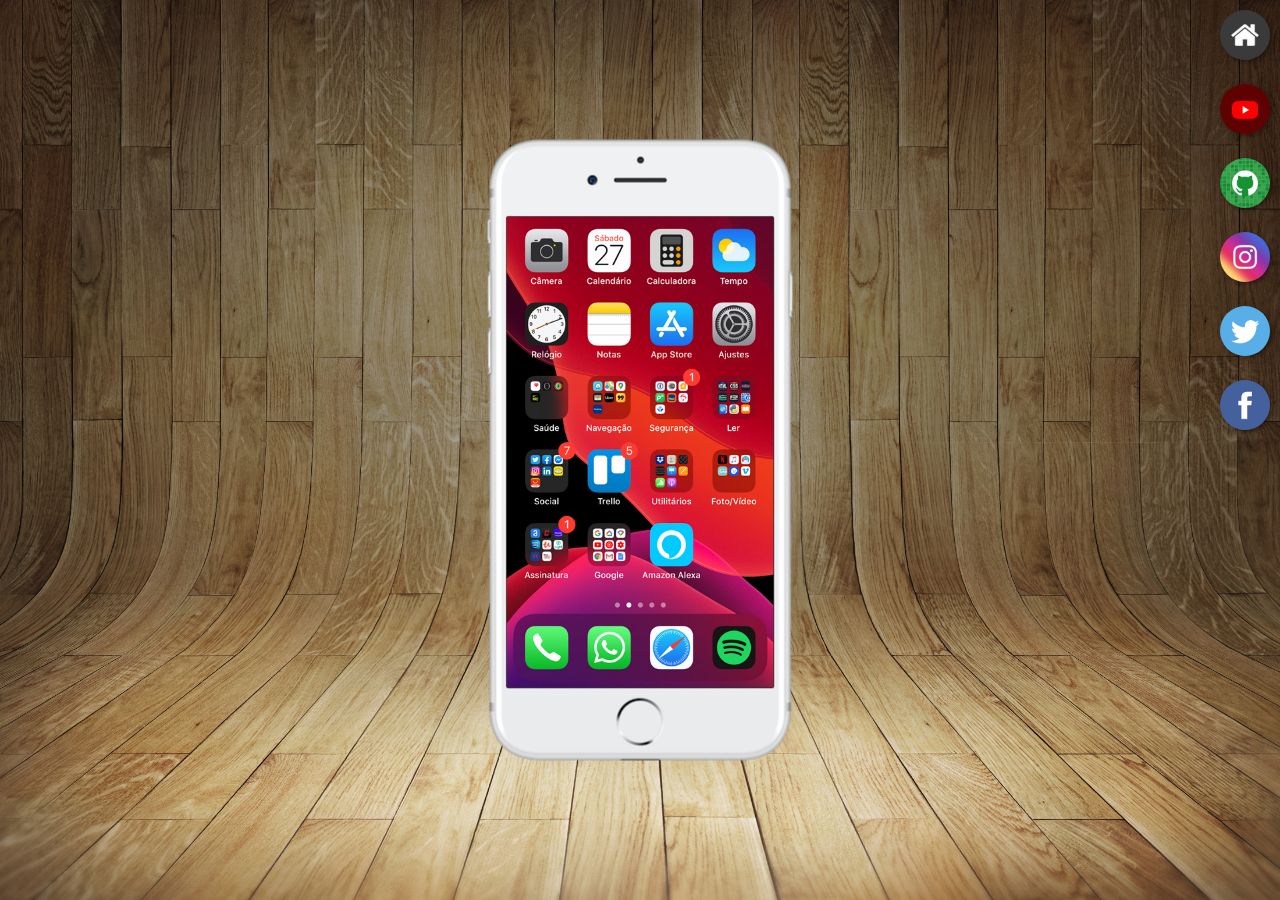
<file: index.html>
<!DOCTYPE html>
<html lang="pt-br">
<head>
    <meta charset="UTF-8">
    <meta name="viewport" content="width=device-width, initial-scale=1.0">
    <link rel="shortcut icon" href="favicon.ico" type="image/x-icon">
    <link rel="stylesheet" href="estilos/style.css">
    <title>Projeto de redes sociais</title>
</head>
<body>
   <main>
      <section id="telefone">
         
        <iframe src="home.html" name="tela" id="tela" frameborder="0">
         Seu navegador não é compatível com isso.
        </iframe>
        
      </section>
      <section id="redes-sociais">
         <a href="home.html" target="tela"><img src="imagens/logo-home.jpg"alt="Home"></a><br>
         <a href="youtube.html" target="tela"><img src="imagens/logo-youtube.jpg" alt="YOuTube"></a><br>
         <a href="github.html" target="tela"><img src="imagens/logo-github.jpg" alt="GitHub"></a><br>
         <a href="instagran.html" target="tela"><img src="imagens/logo-instagram.jpg" alt="Instagran"></a><br>
         <a href="twitter.html" target="tela"><img src="imagens/logo-twitter.jpg" alt="Twitter"></a><br>
         <a href="facebook.html" target="tela"><img src="imagens/logo-facebook.jpg" alt="Facebook"></a>
      </section>
</body>
</html>
</file>
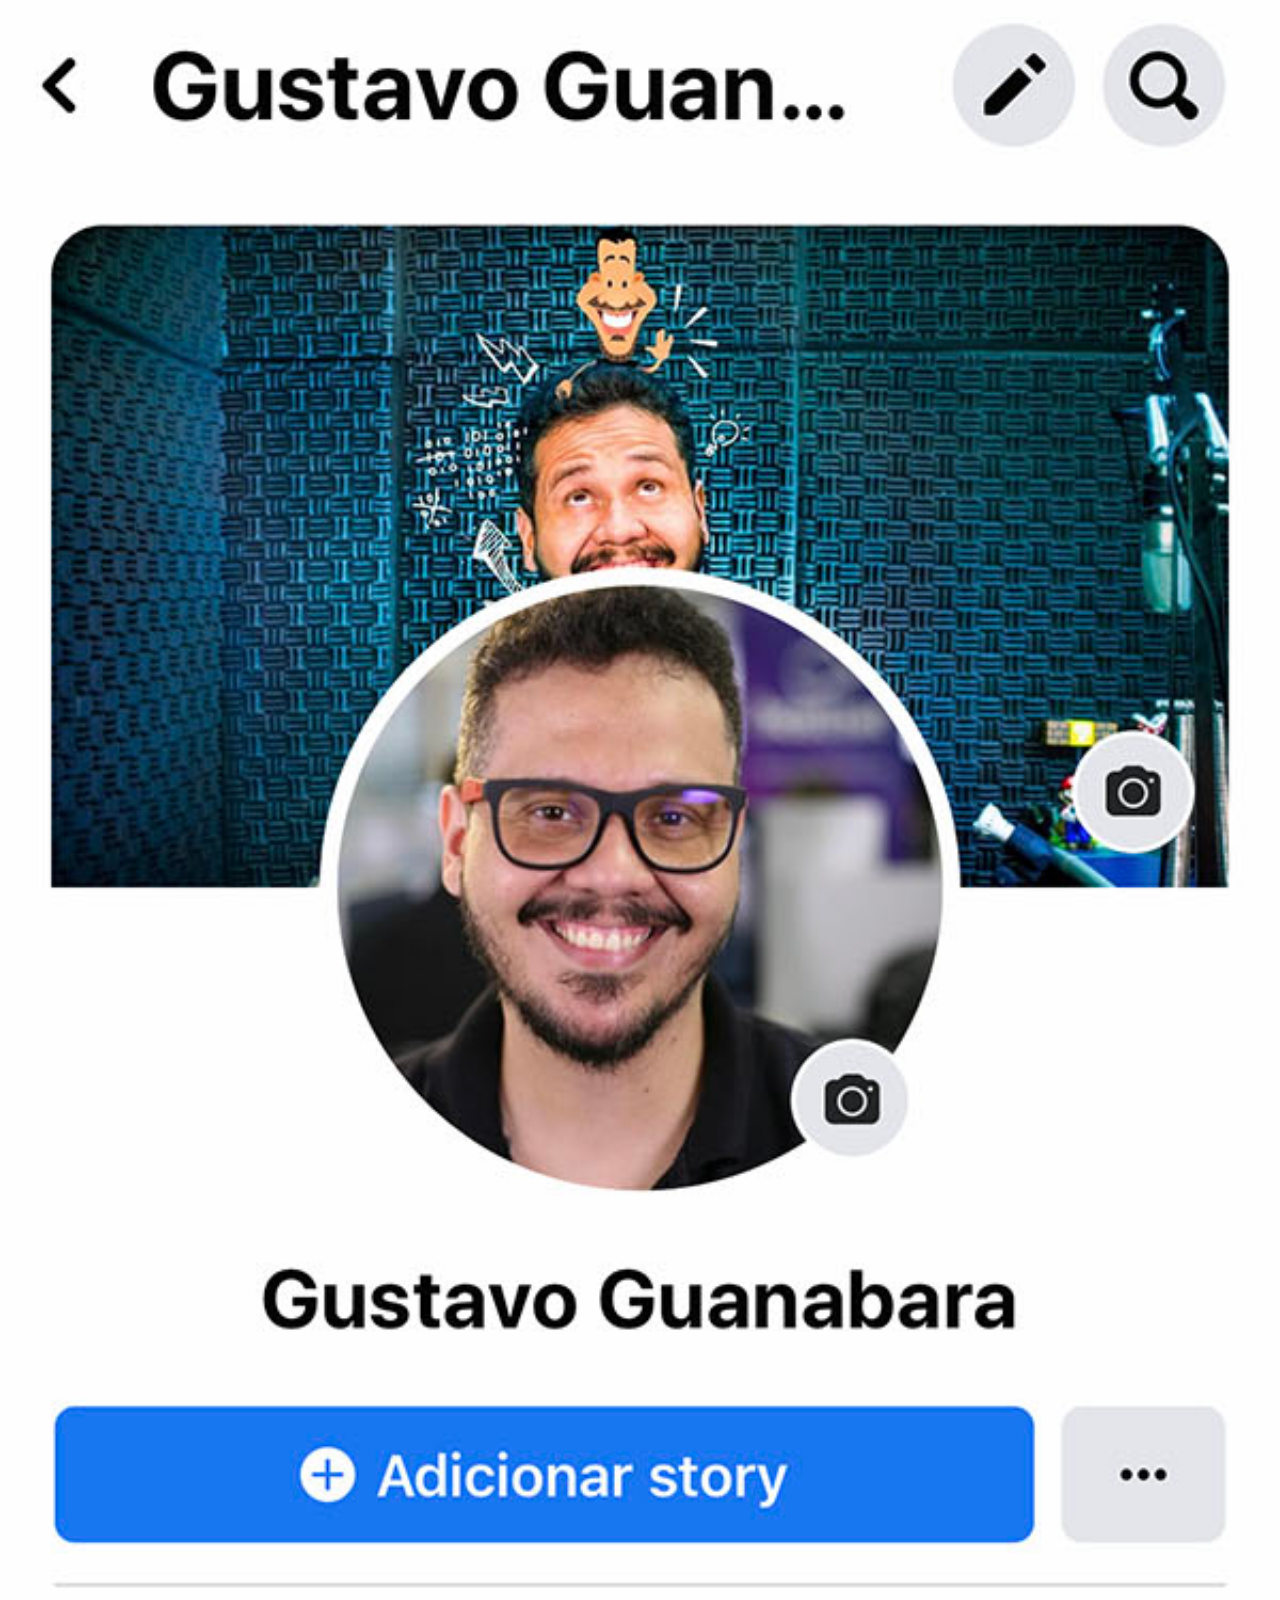
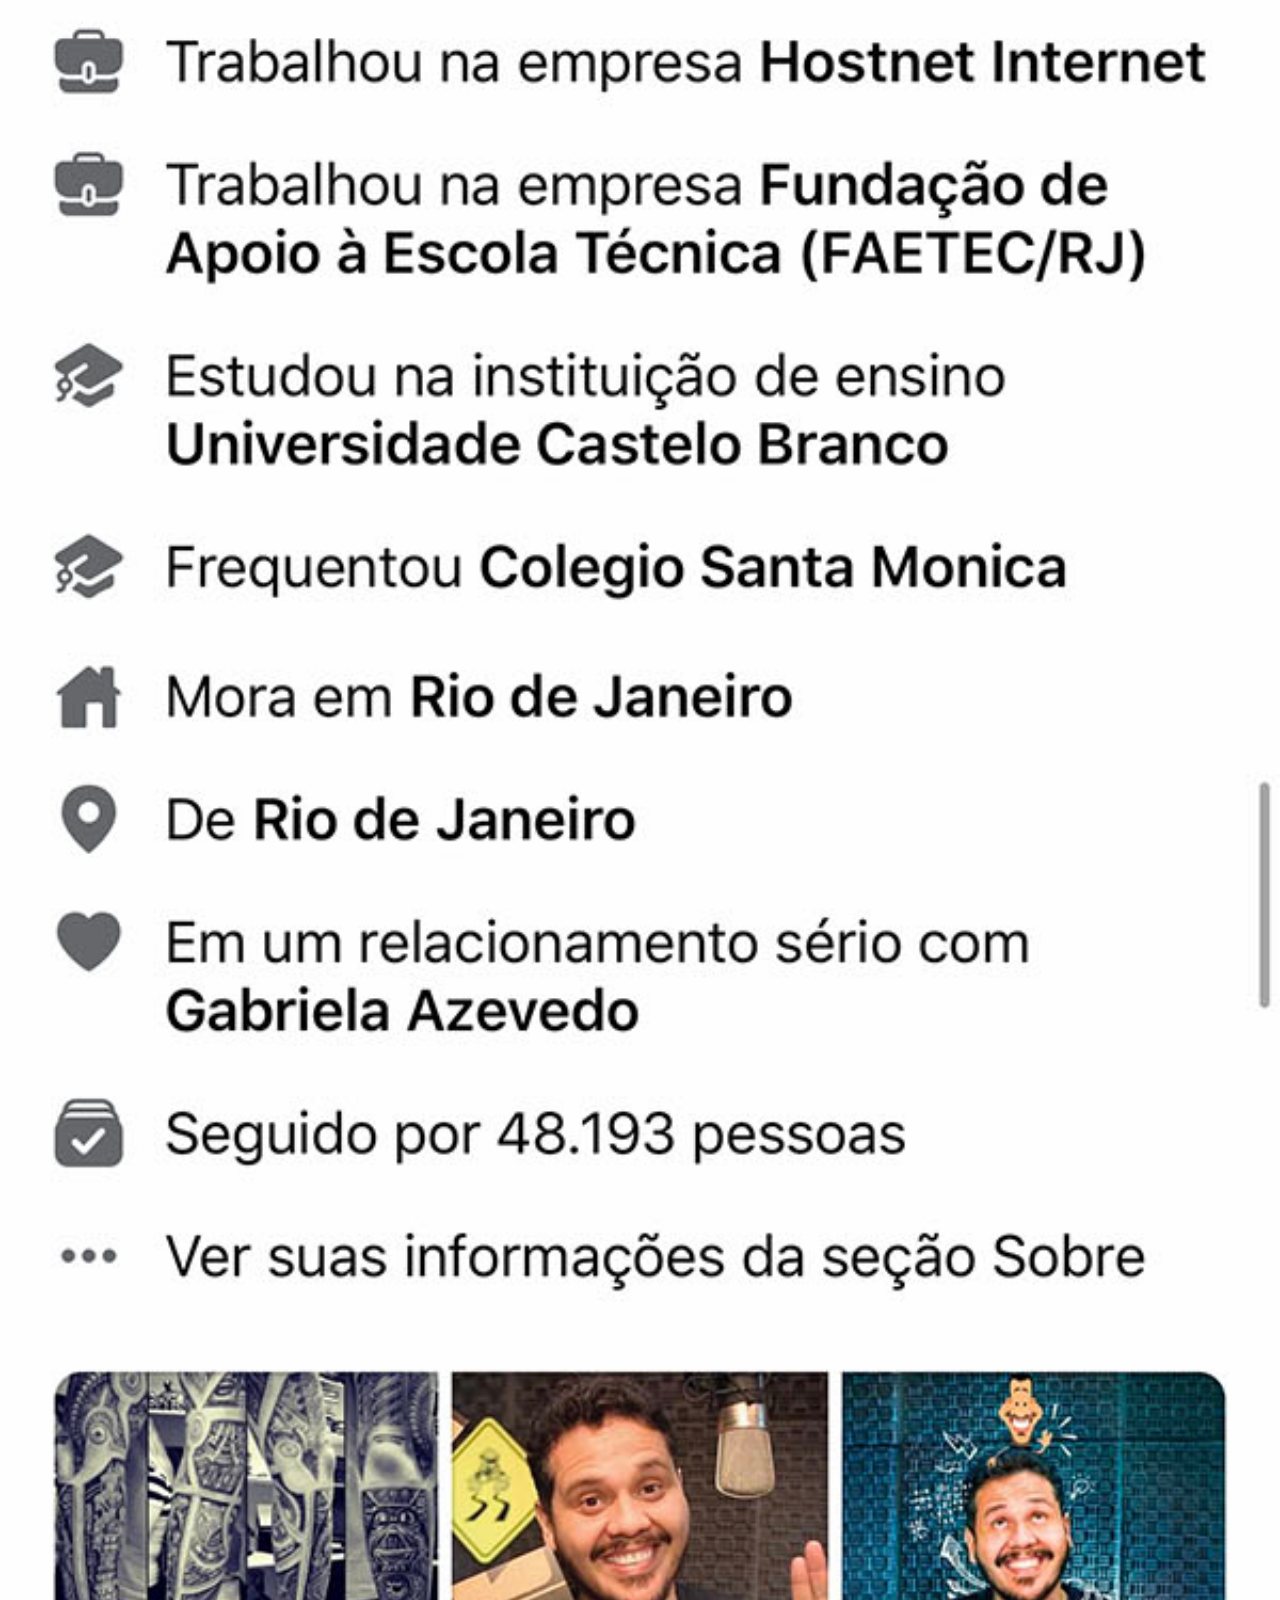
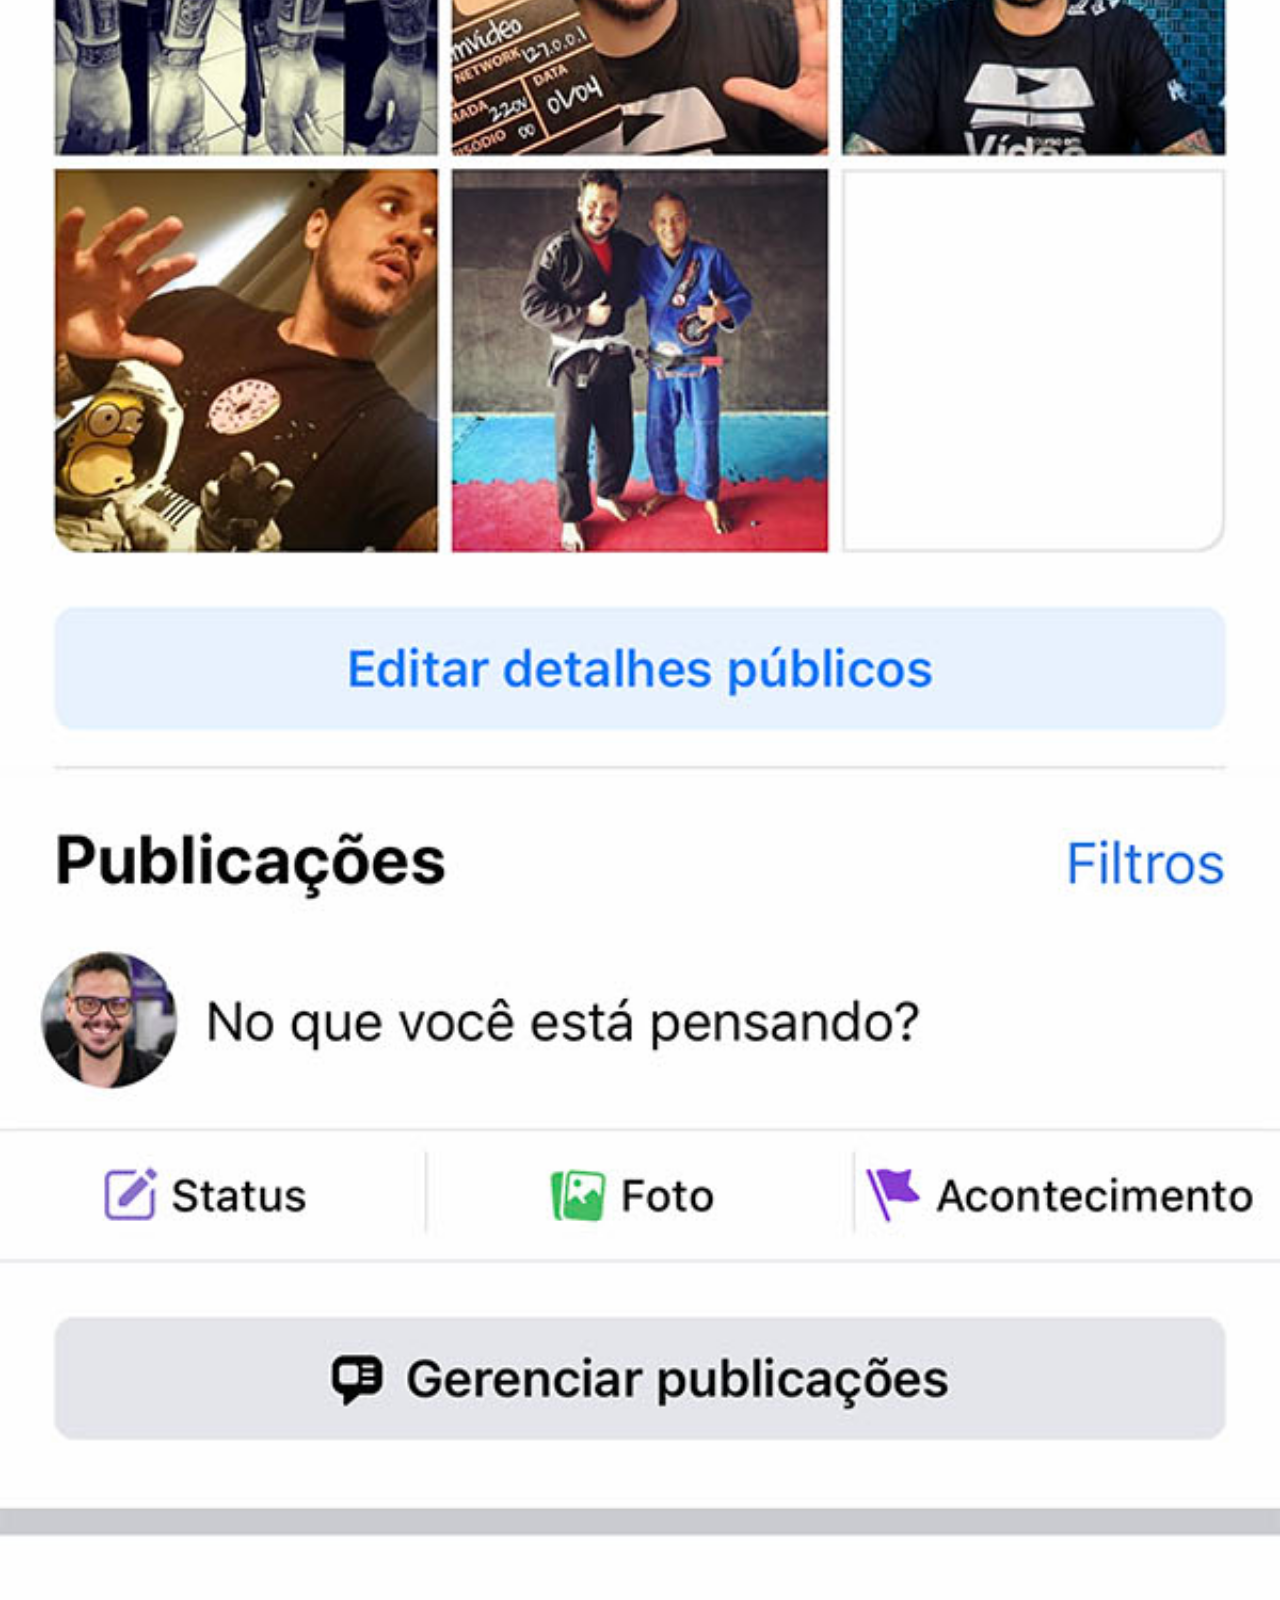
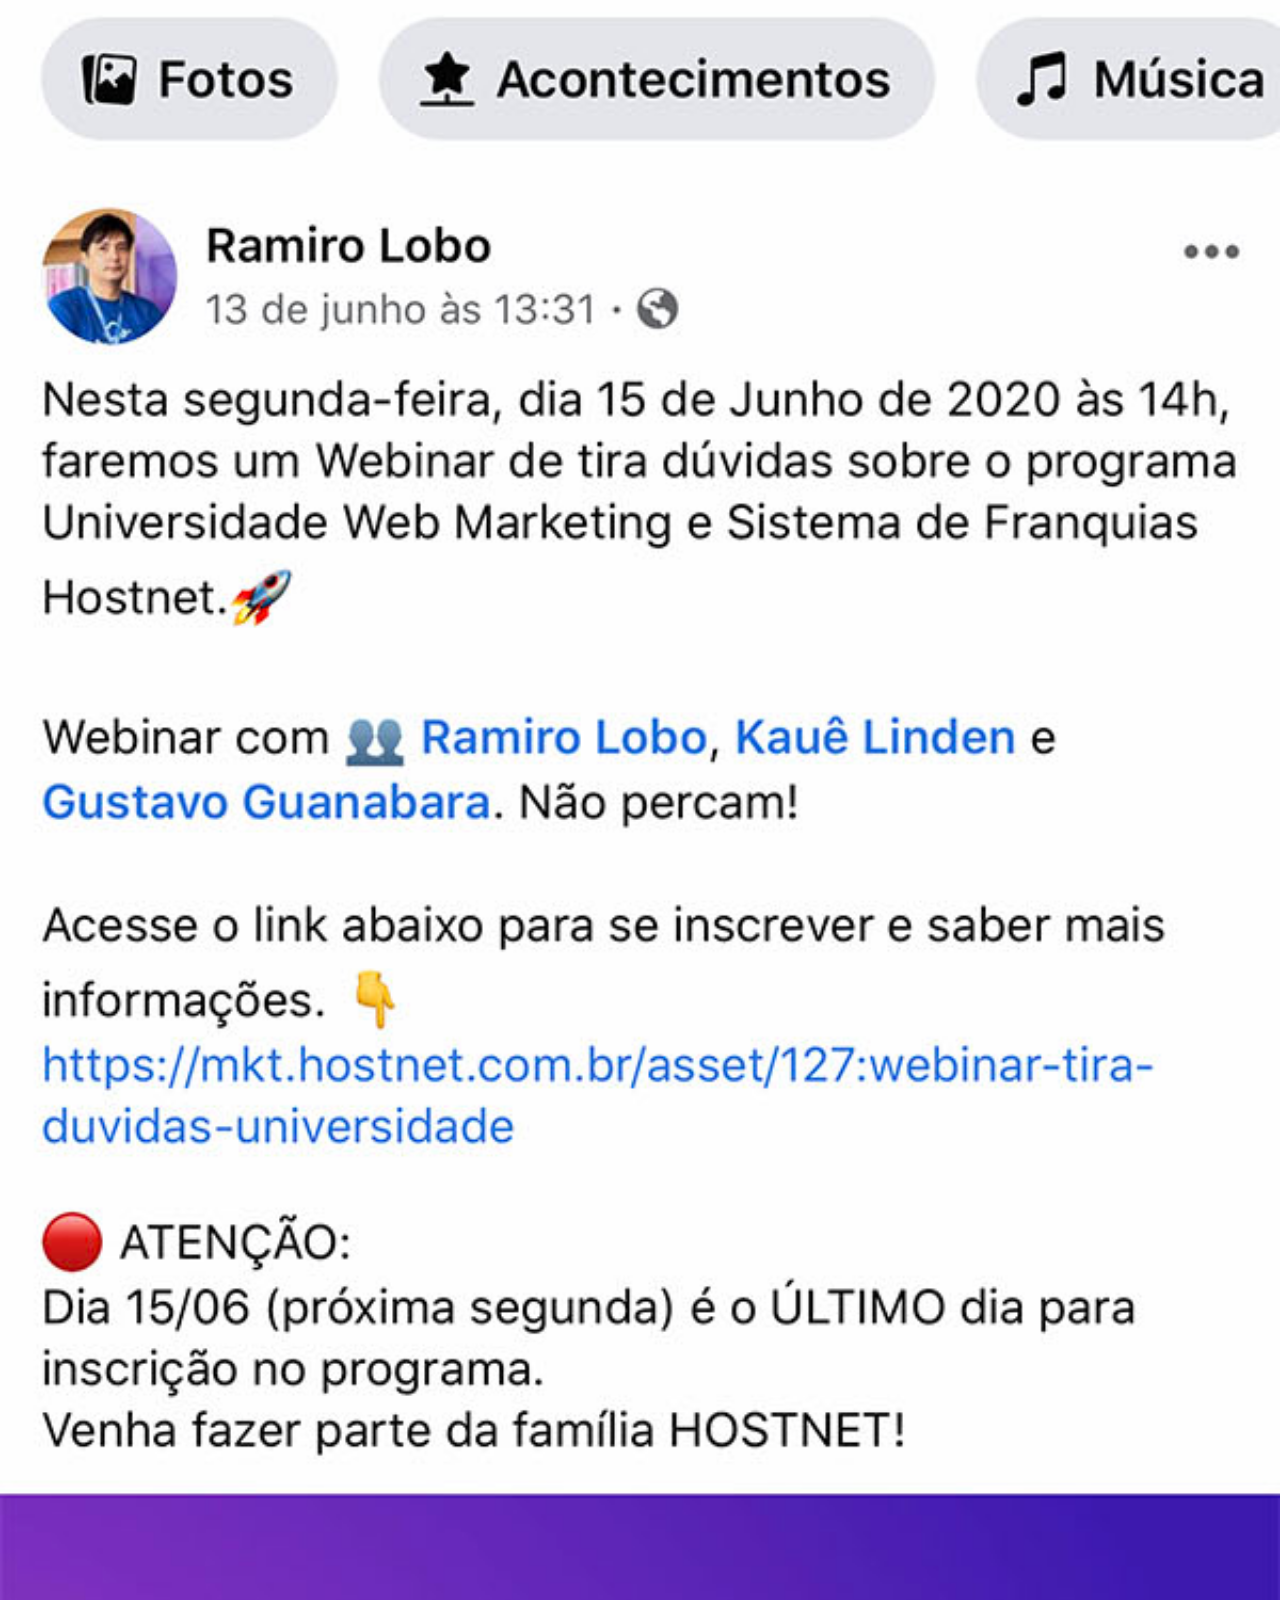
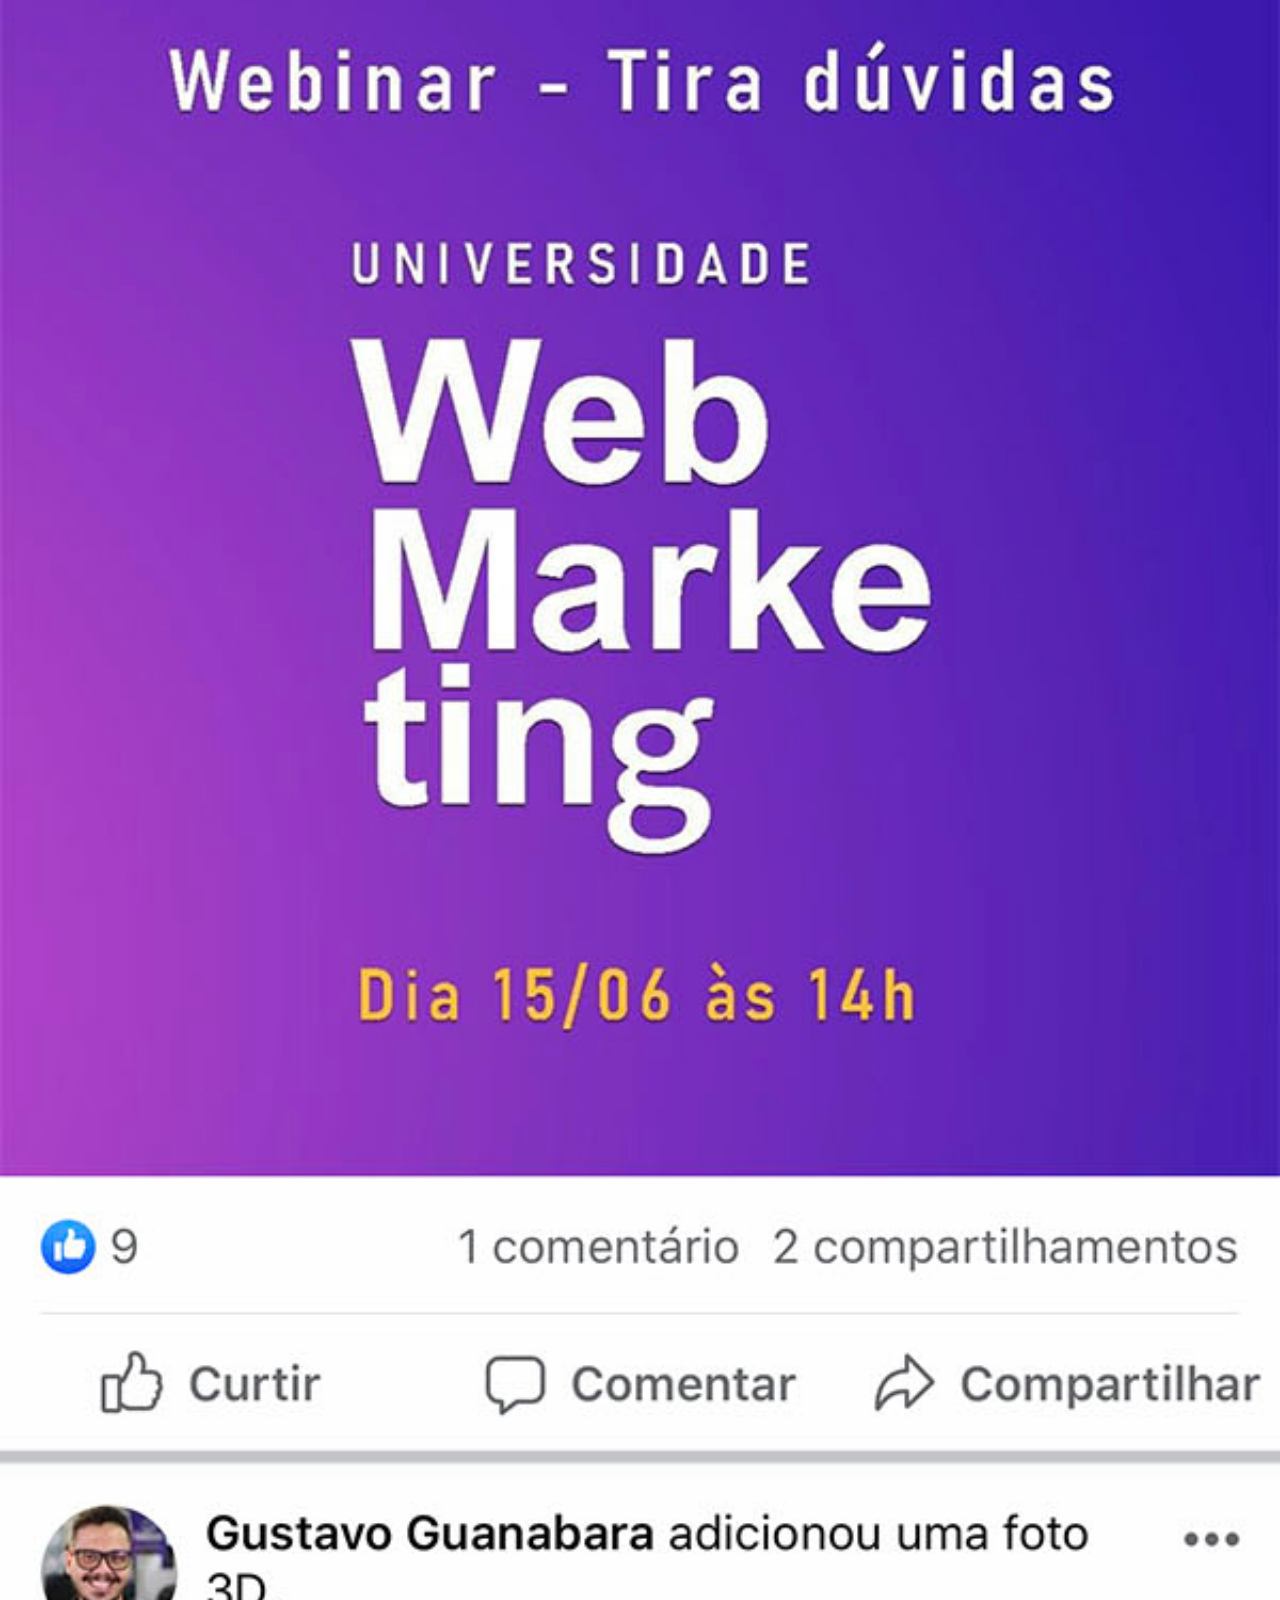
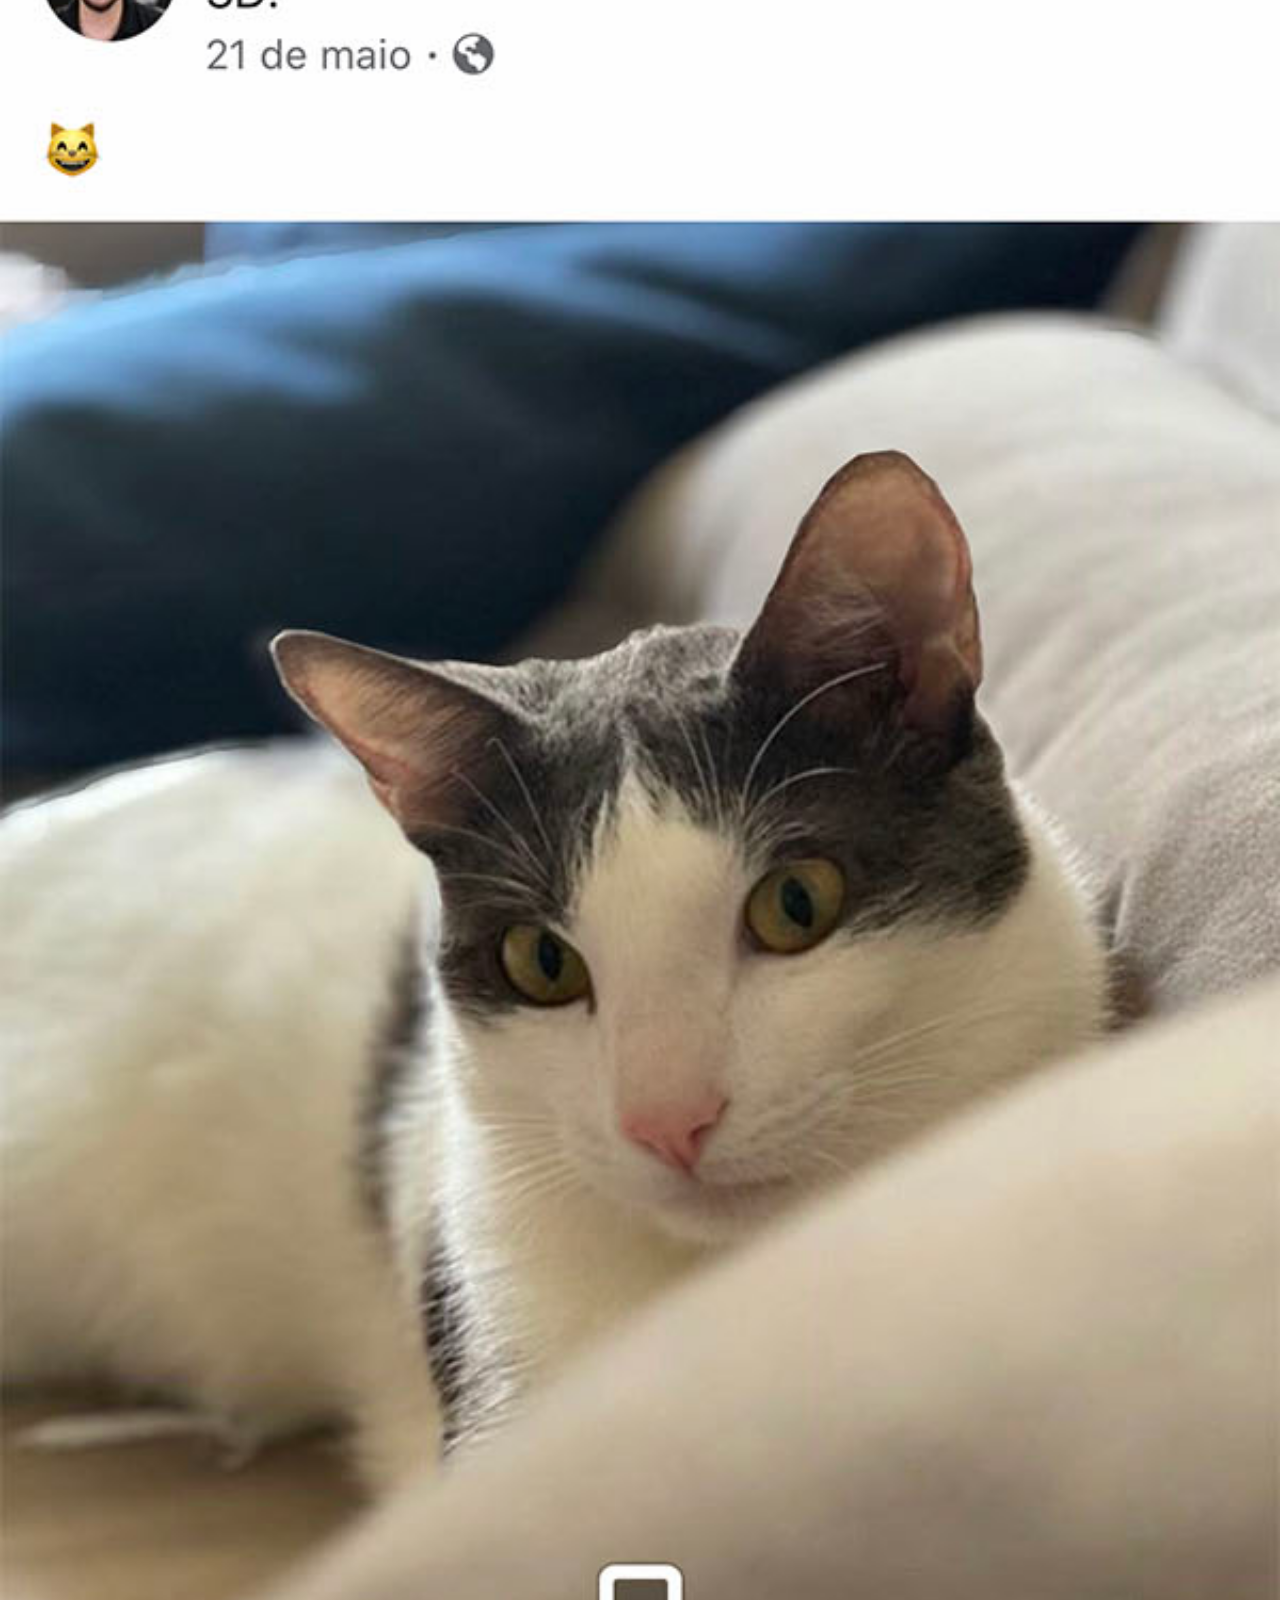
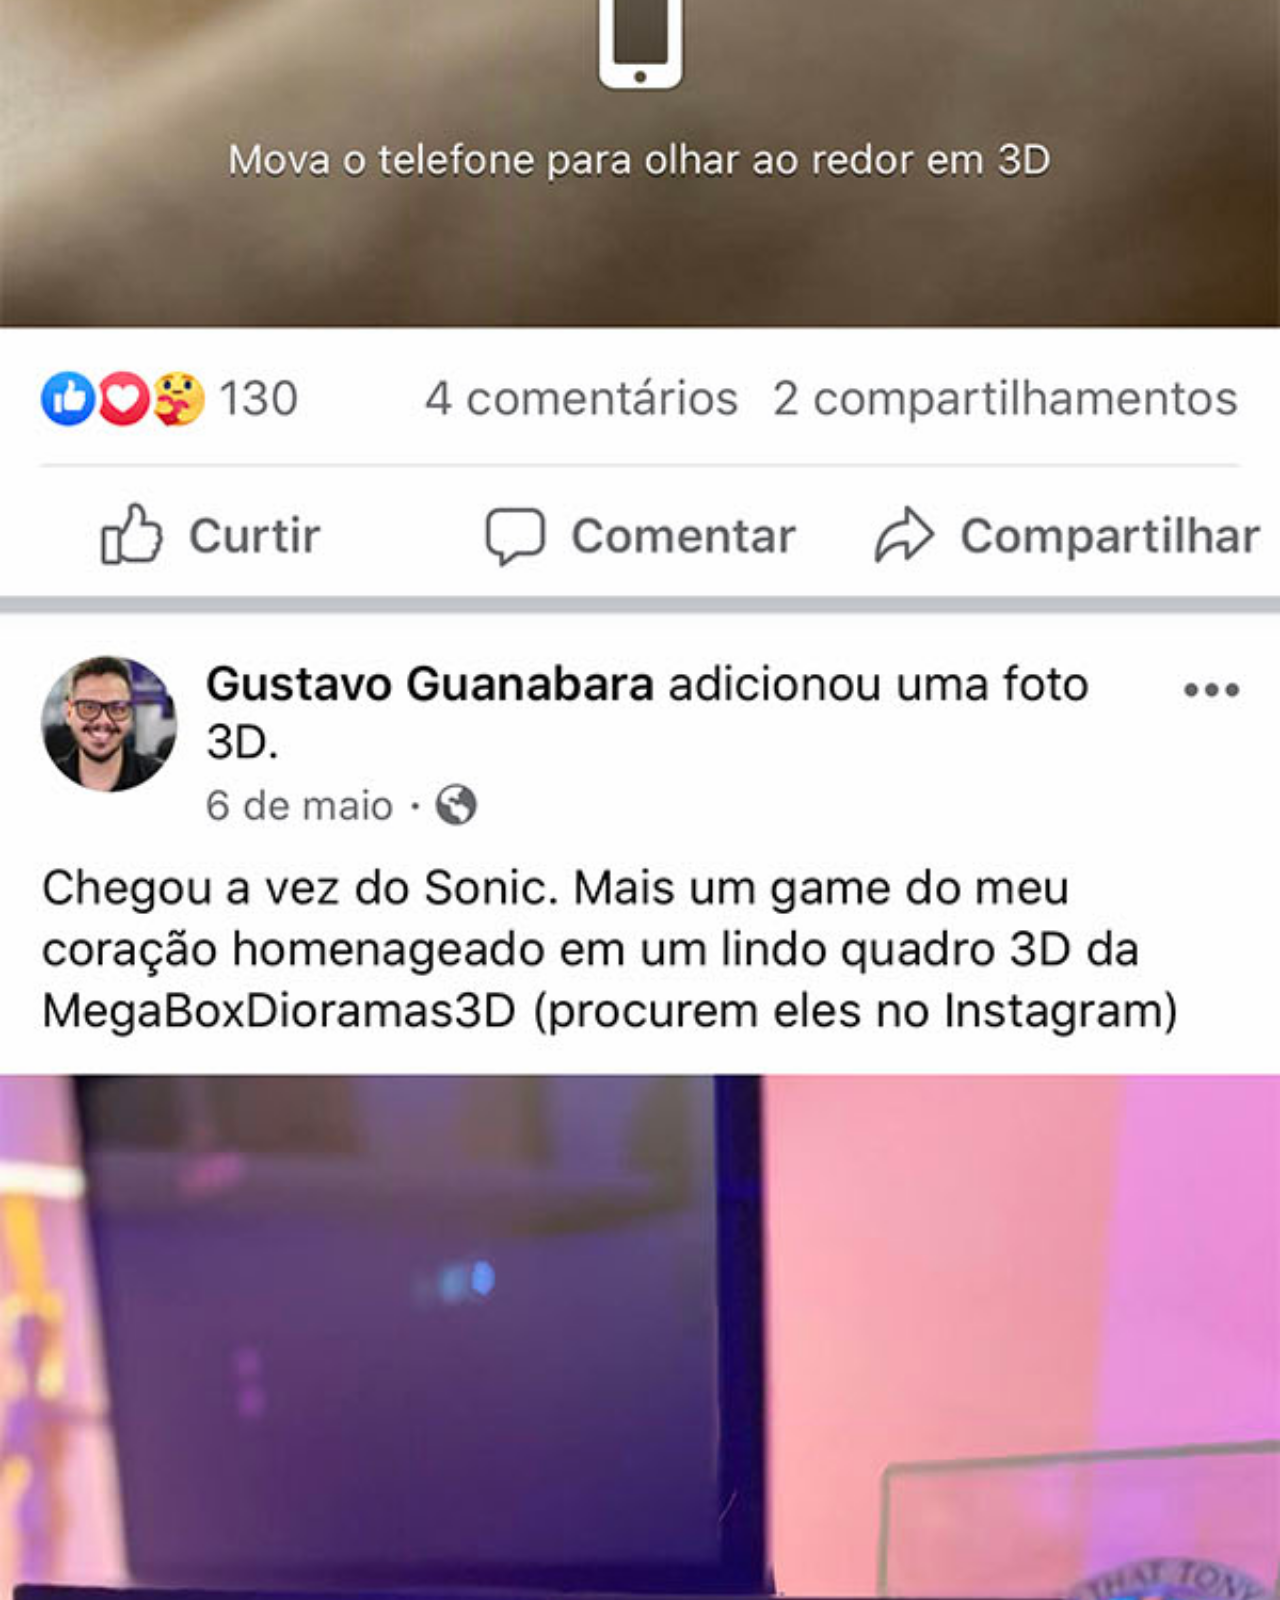
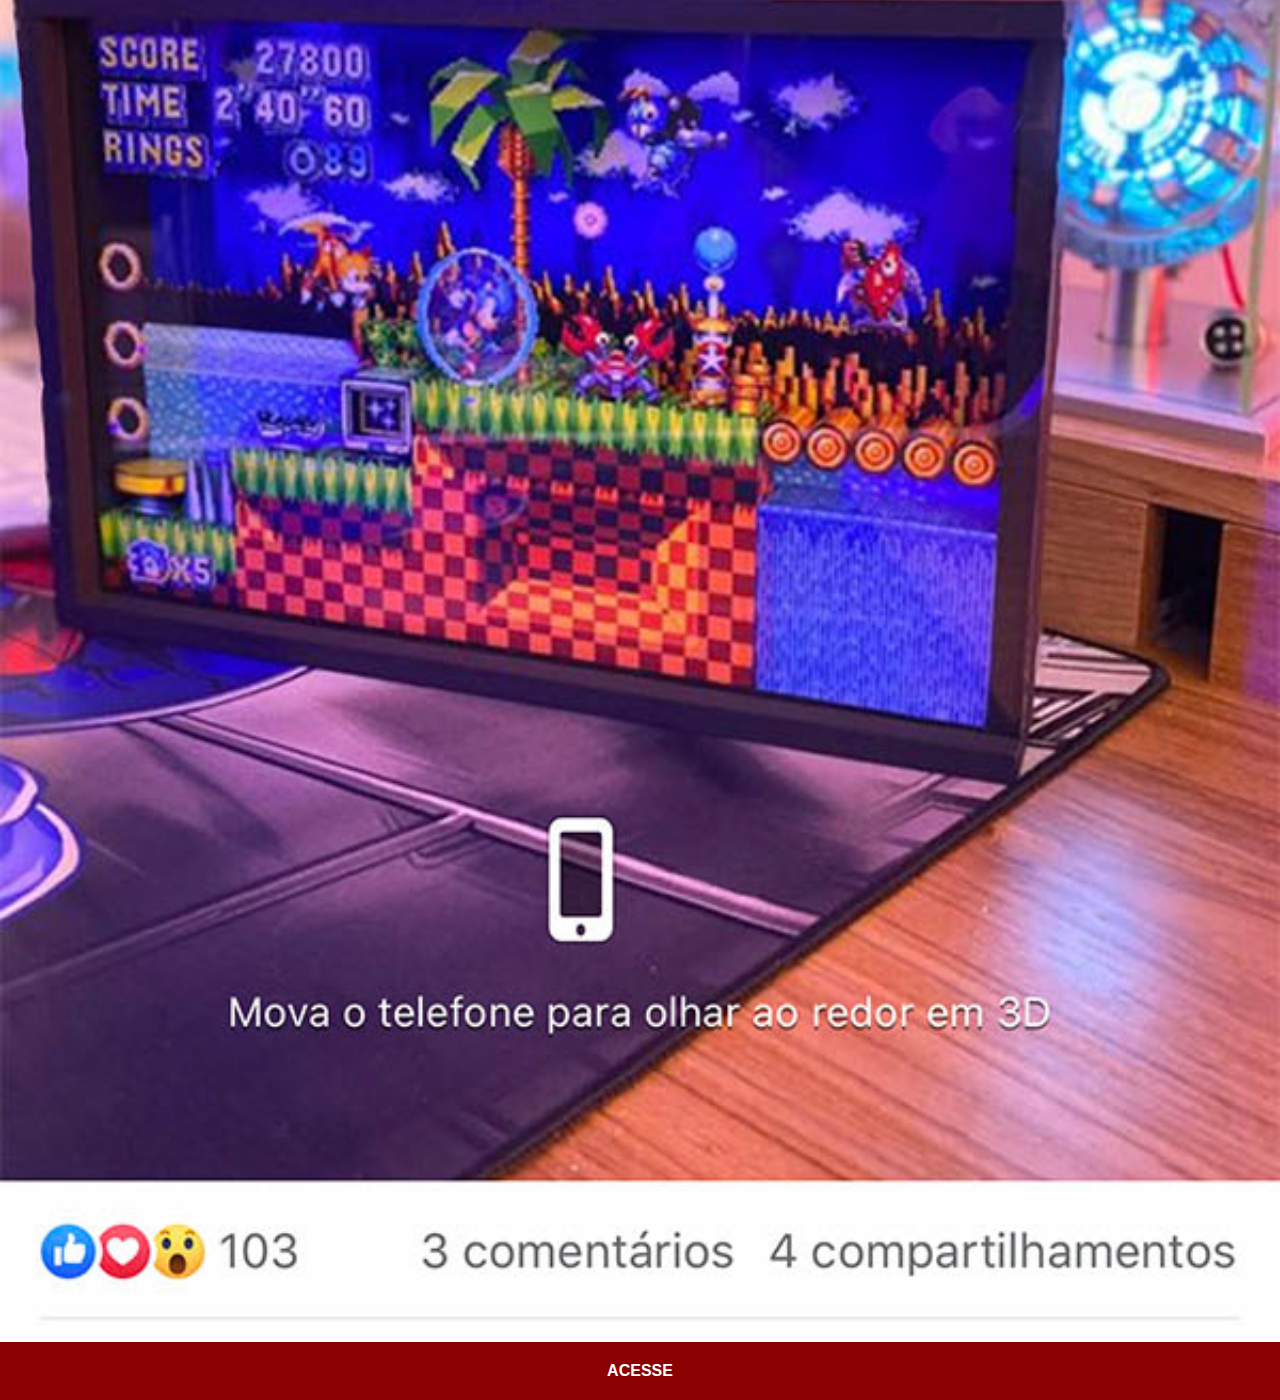
<file: facebook.html>
<!DOCTYPE html>
<html lang="pt-br">
<head>
    <meta charset="UTF-8">
    <meta name="viewport" content="width=device-width, initial-scale=1.0">
    <title>Facebook</title>
    <link rel="stylesheet" href="estilos/social.css">
</head>
<body>
    <img src="imagens/tela-facebook.jpg" alt="Facebook">
    <a href="https://www.facebook.com" target="_blank">ACESSE</a>
</body>
</html>
</file>
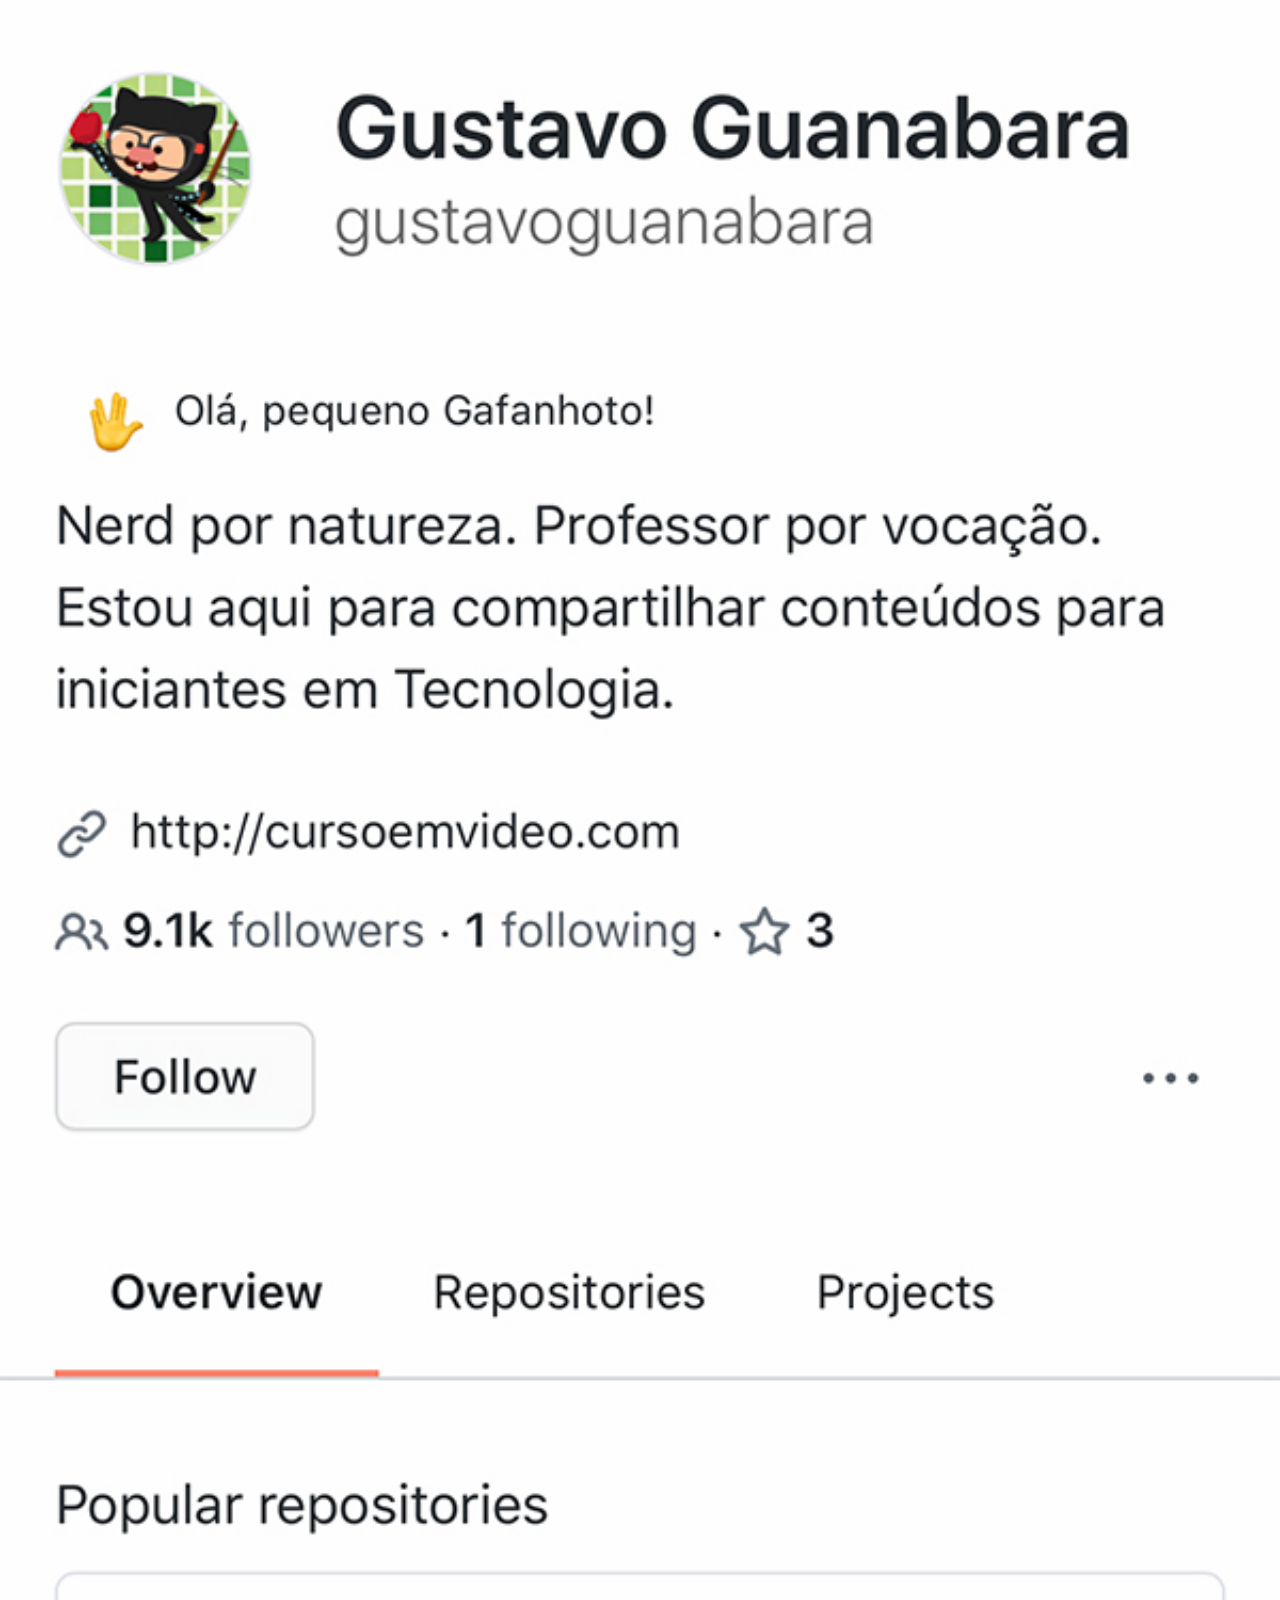
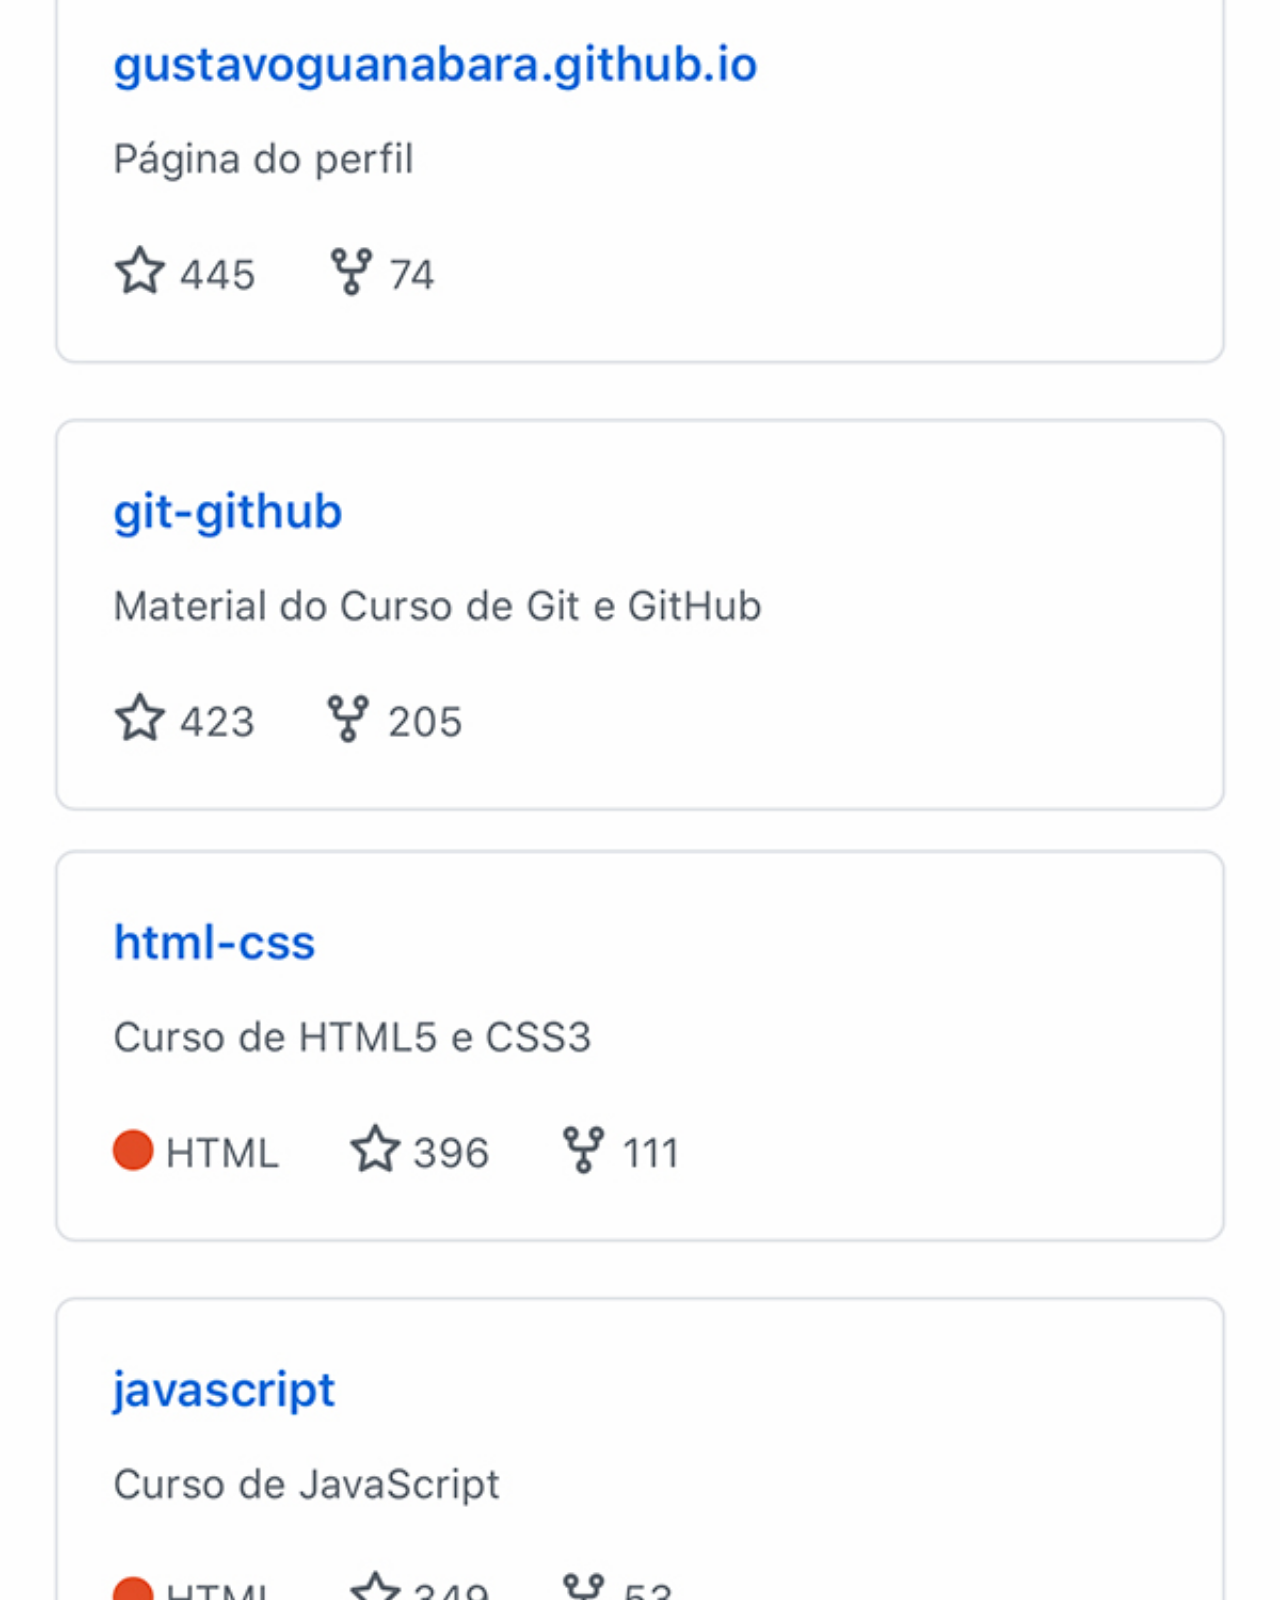
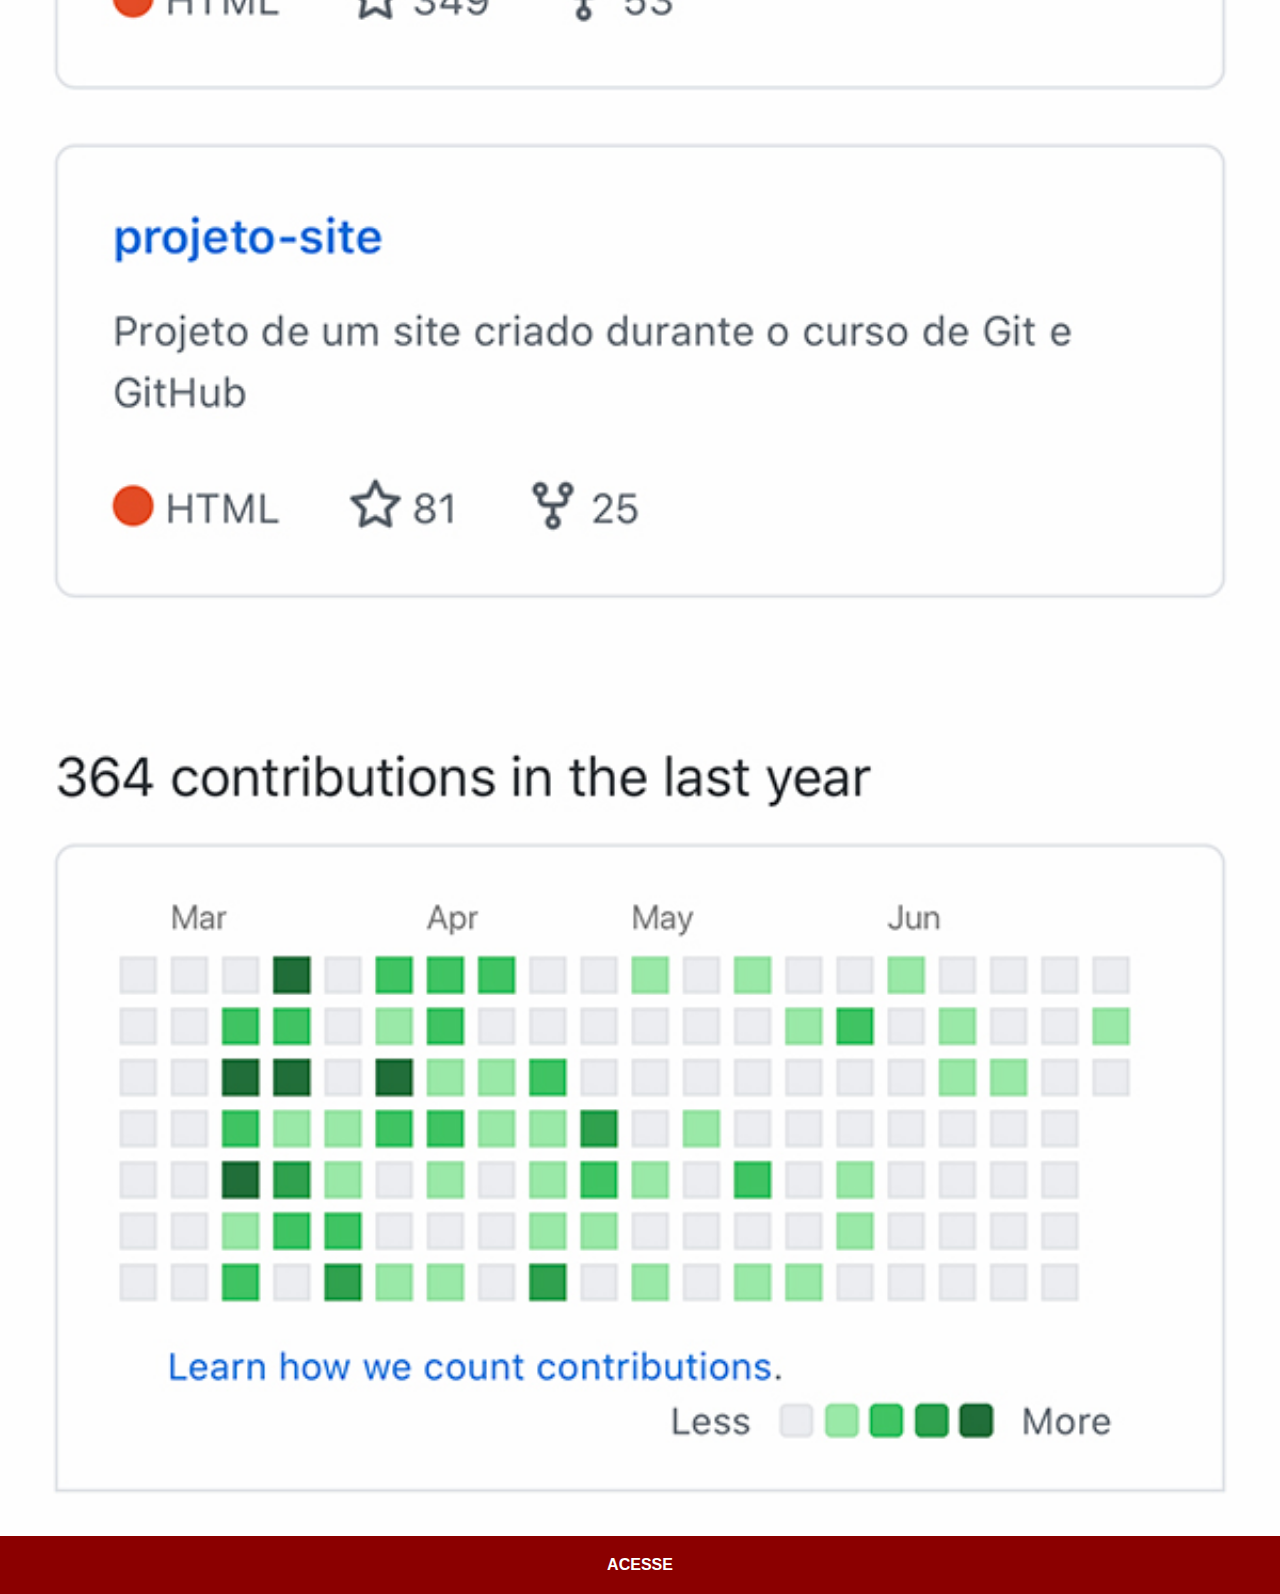
<file: github.html>
<!DOCTYPE html>
<html lang="pt-br">
<head>
    <meta charset="UTF-8">
    <meta name="viewport" content="width=device-width, initial-scale=1.0">
    <title>GitHube</title>
    <link rel="stylesheet" href="estilos/social.css">
</head>
<body>
    <img src="imagens/tela-github.jpg" alt="GitHub">
    <a href="https://github.com/LailtonGama" target="_blank">ACESSE</a>
</body>
</html>
</file>
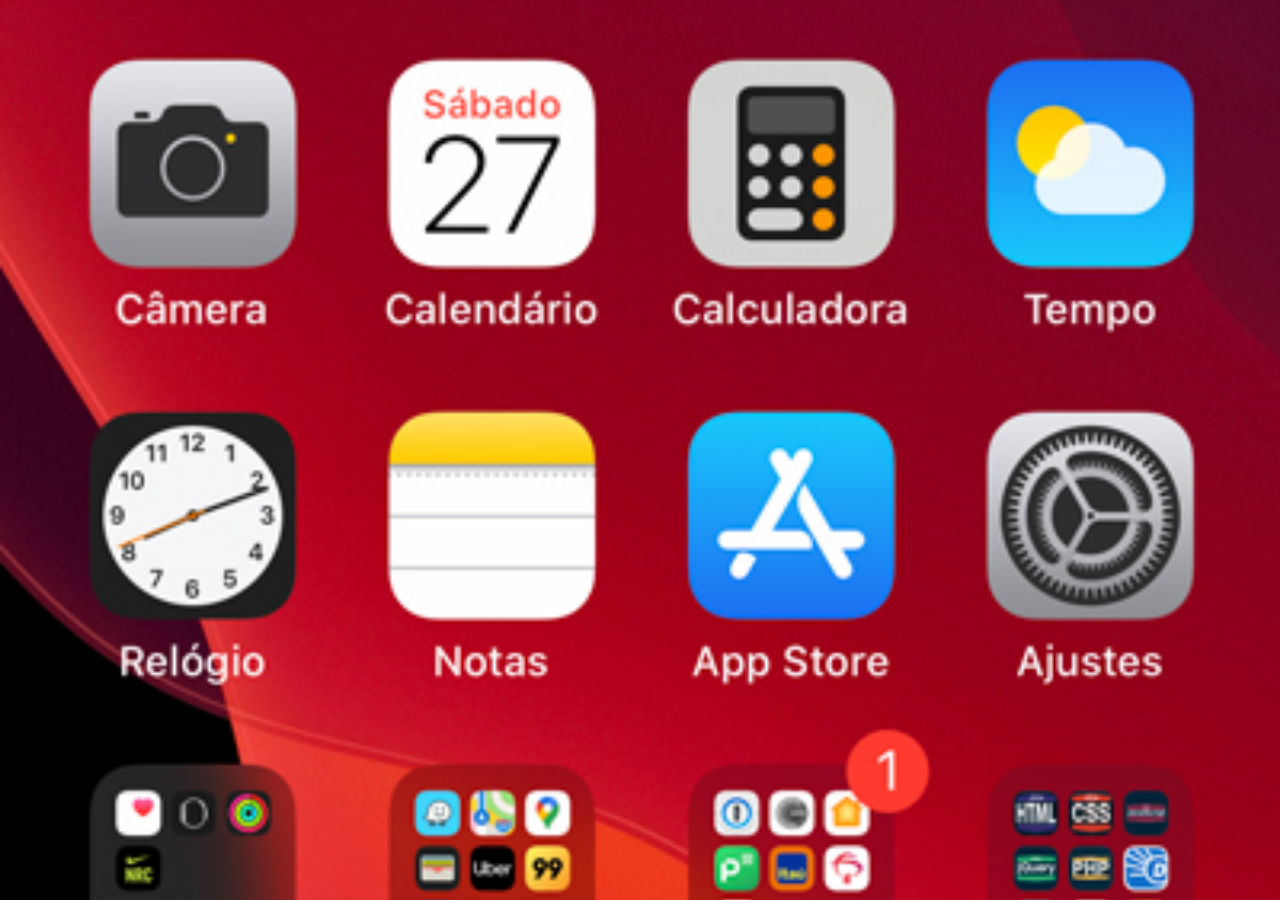
<file: home.html>
<!DOCTYPE html>
<html lang="pt-br">
<head>
    <meta charset="UTF-8">
    <meta name="viewport" content="width=device-width, initial-scale=1.0">
    <title>Home</title>
</head>
    <style>
        *{
            margin: 0px;
            padding: 0px;
        }

        body{
            height: 100vh;
            width: 100vw;
            background: black url('imagens/tela-home.jpg') no-repeat top center;
            background-size: cover;
        }
    </style>
<body>
    
</body>
</html>
</file>
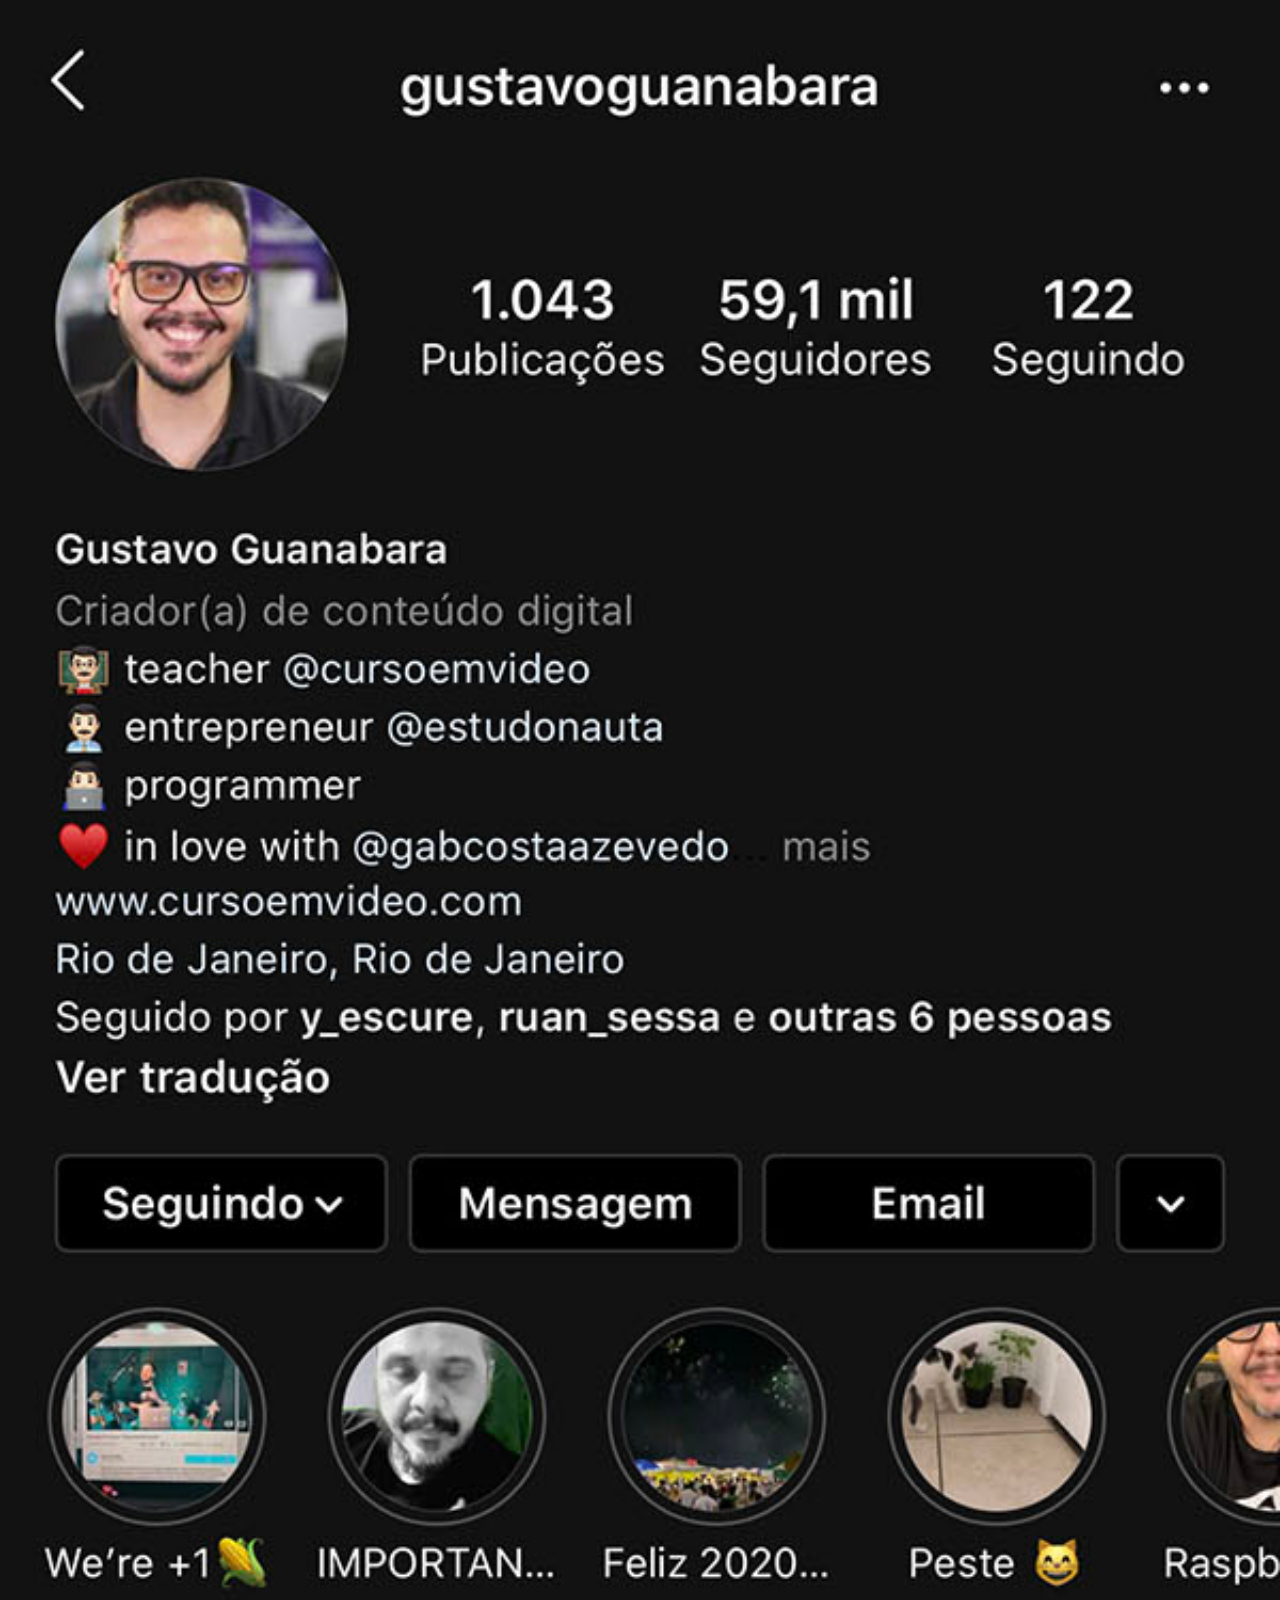
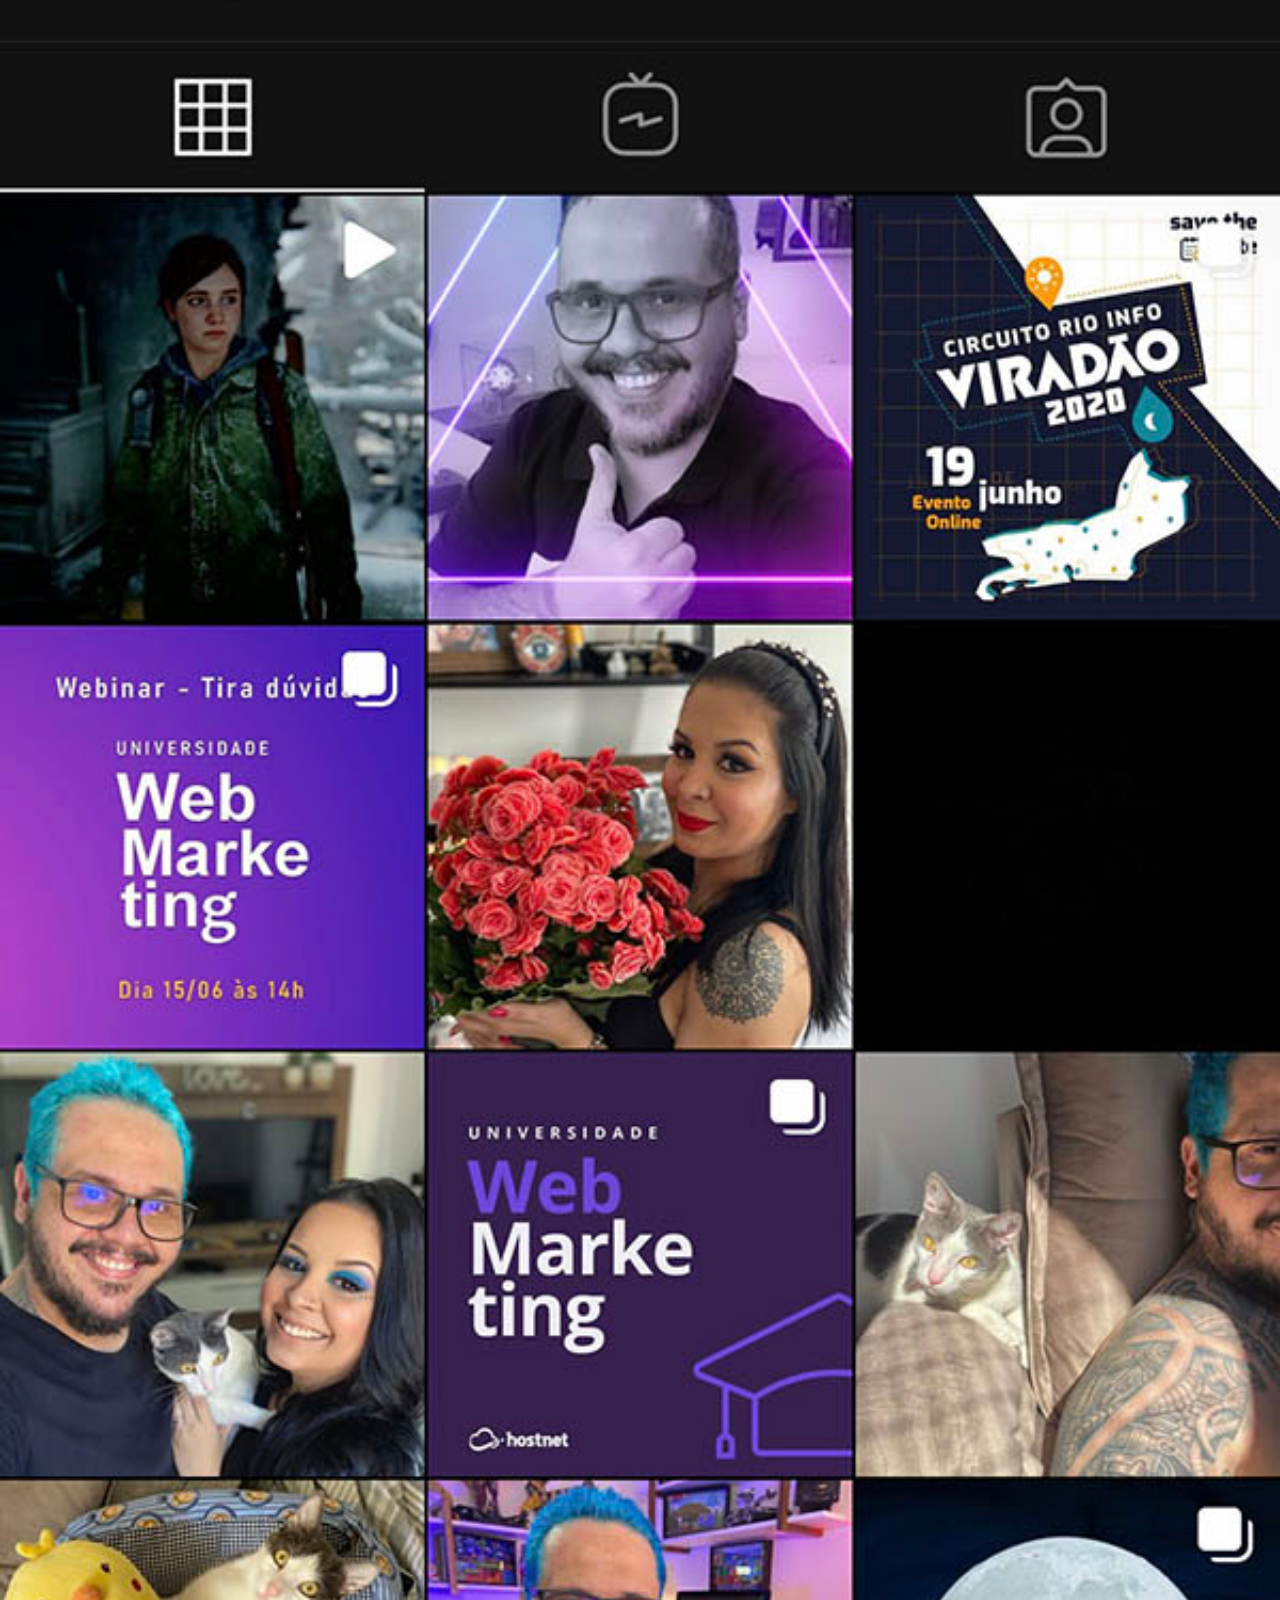
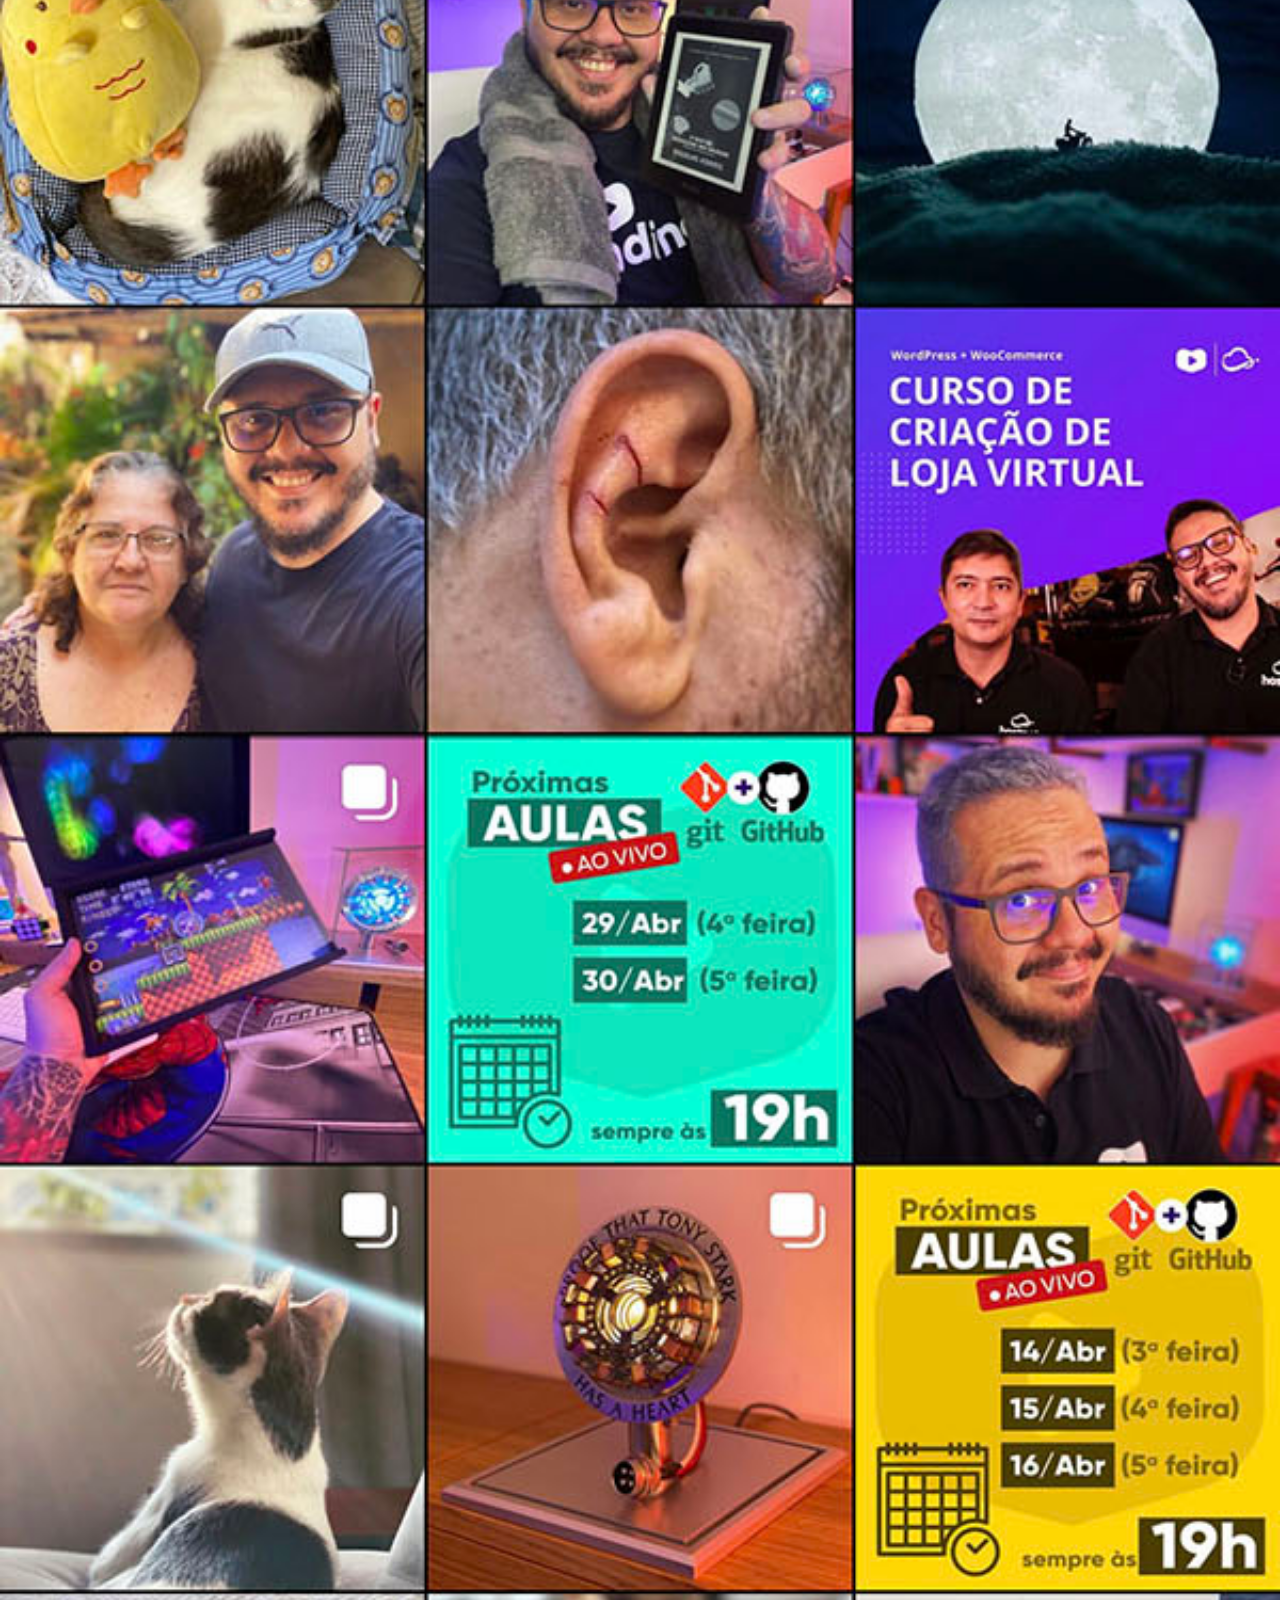
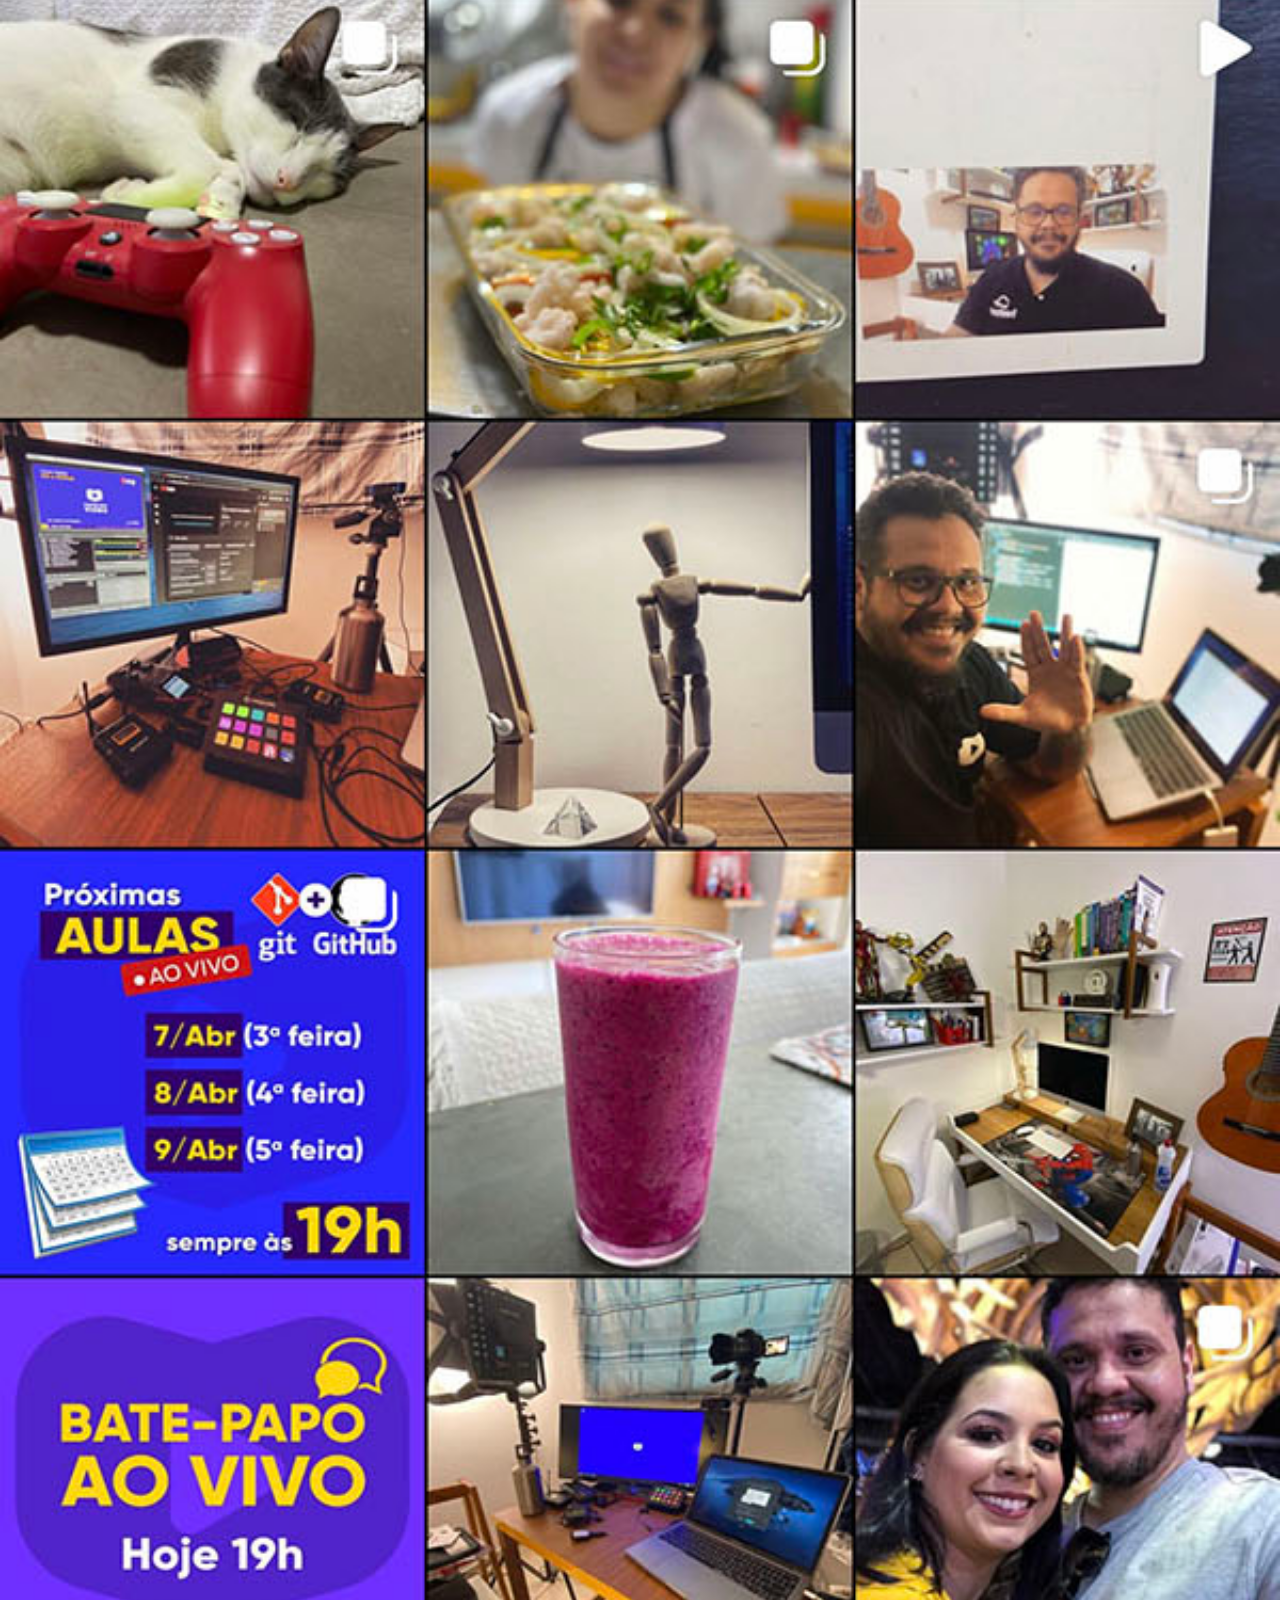
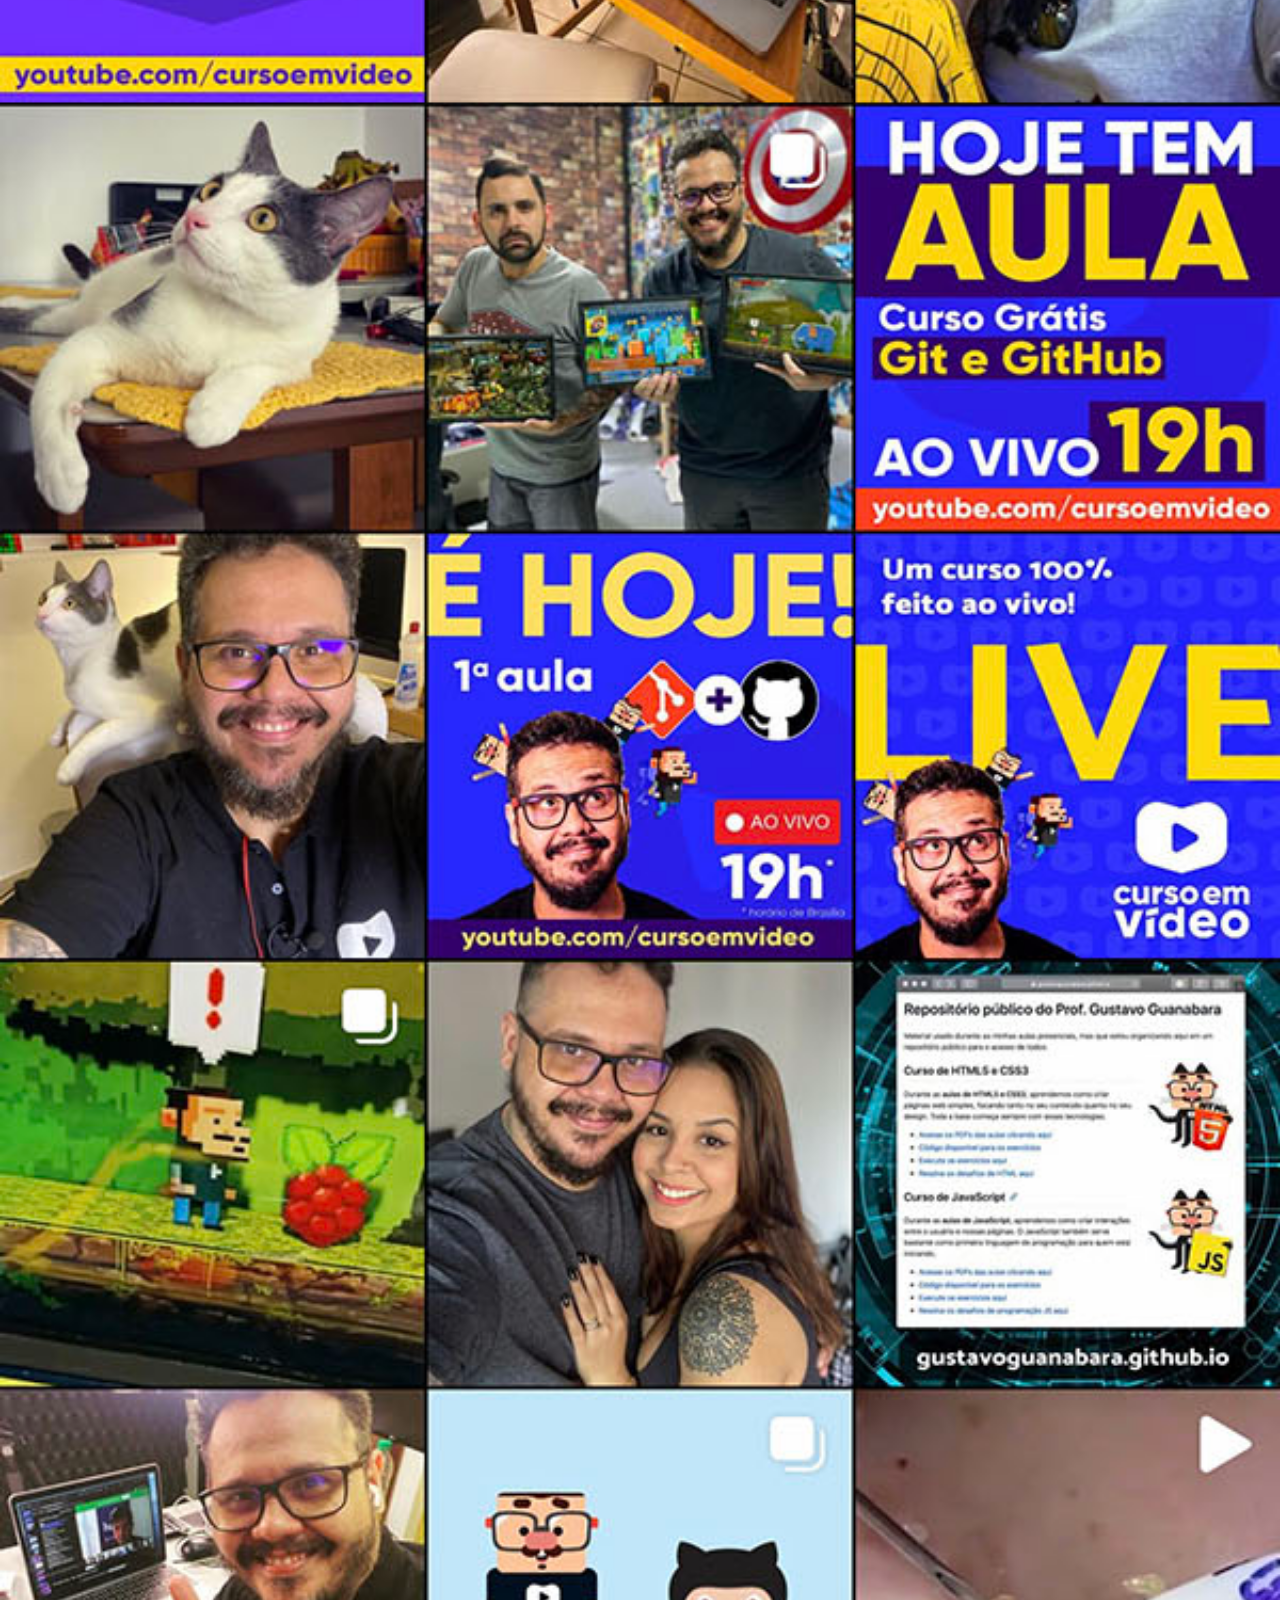
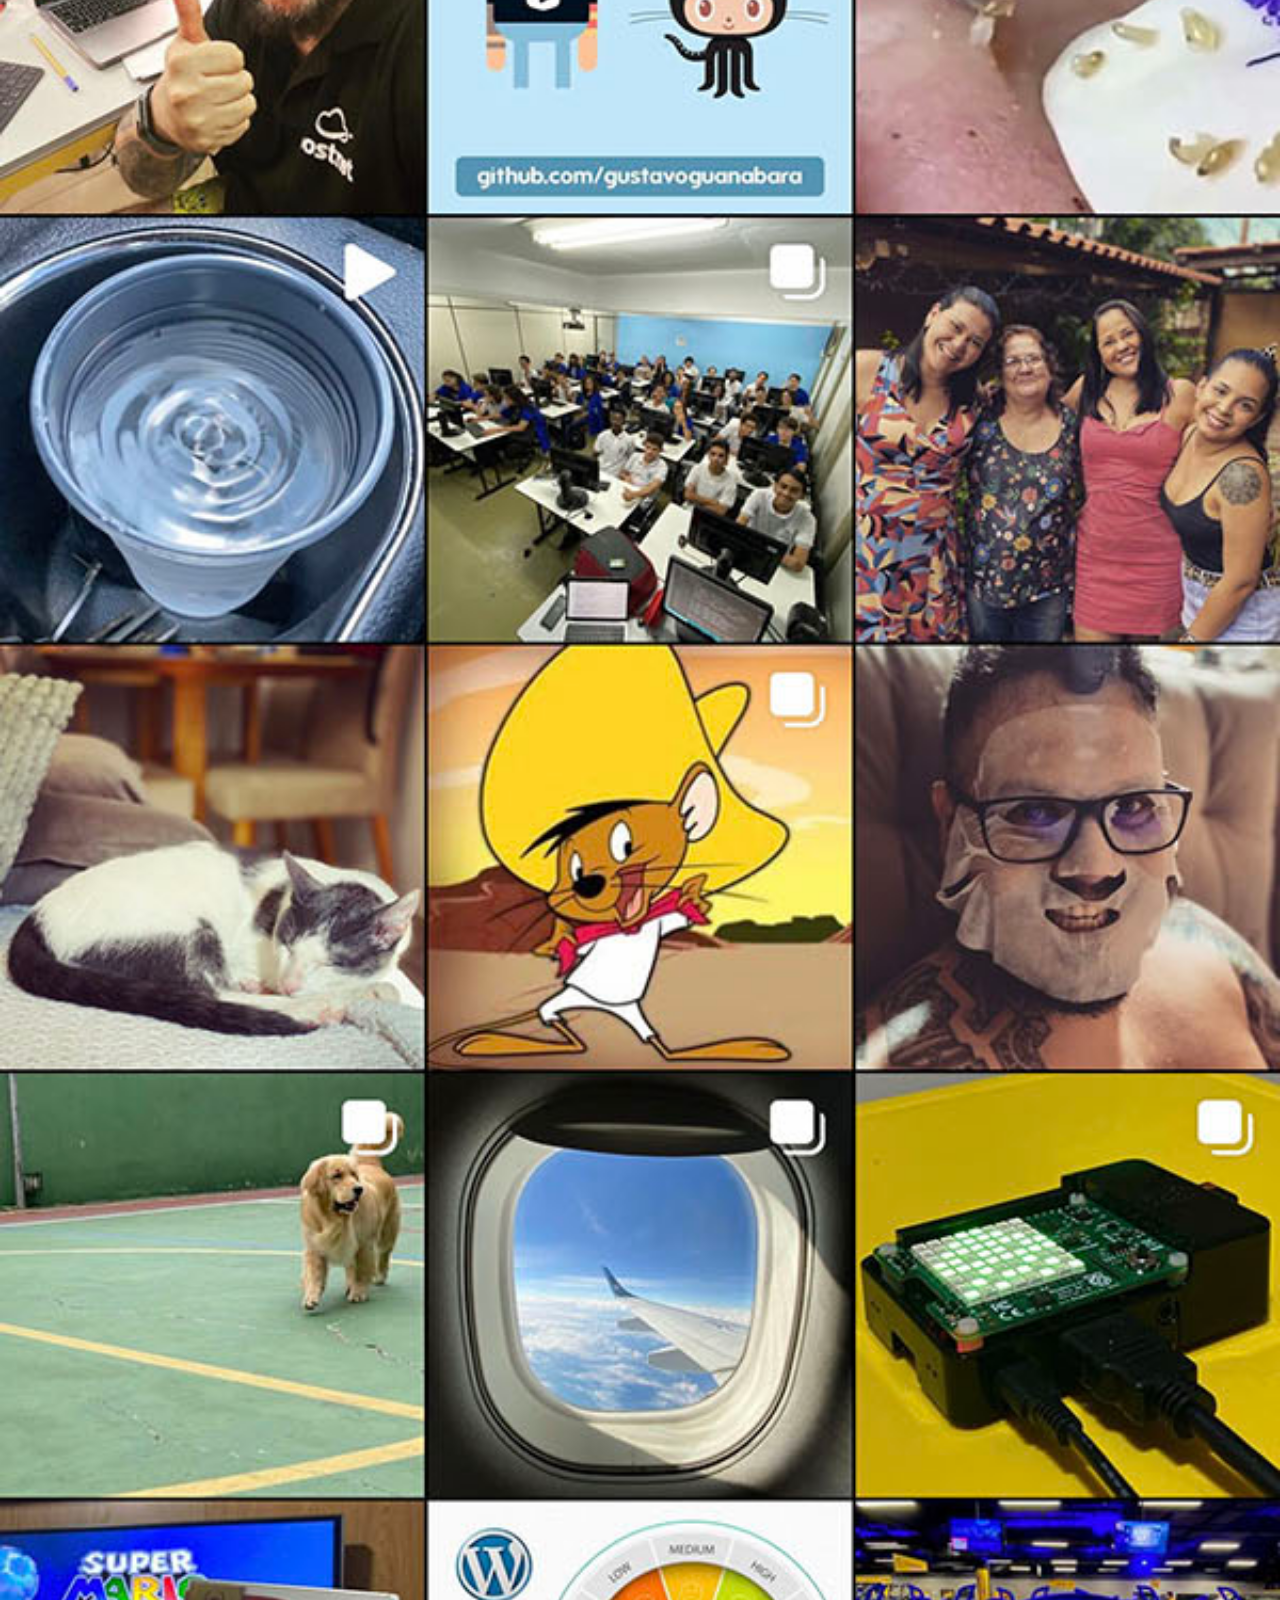
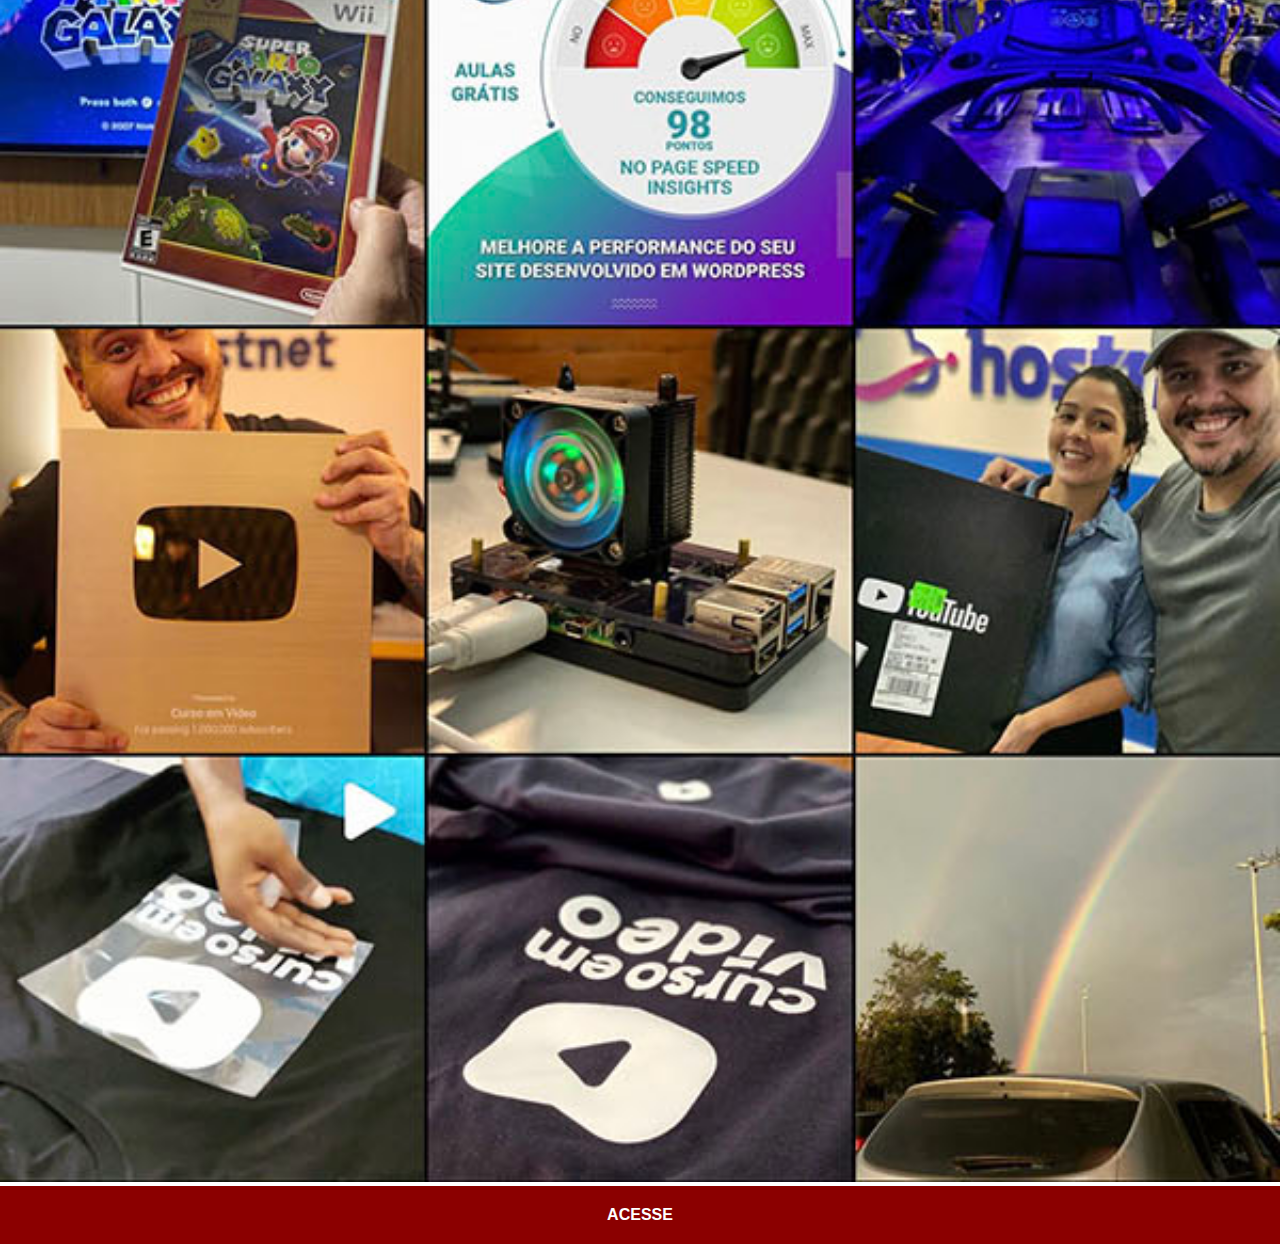
<file: instagran.html>
<!DOCTYPE html>
<html lang="pt-br">
<head>
    <meta charset="UTF-8">
    <meta name="viewport" content="width=device-width, initial-scale=1.0">
    <title>Instagran</title>
    <link rel="stylesheet" href="estilos/social.css">
</head>
<body>
    <img src="imagens/tela-instagram.jpg" alt="Instagran">
    <a href="https://www.instagram.com" target="_blank">ACESSE</a>
</body>
</html>
</file>
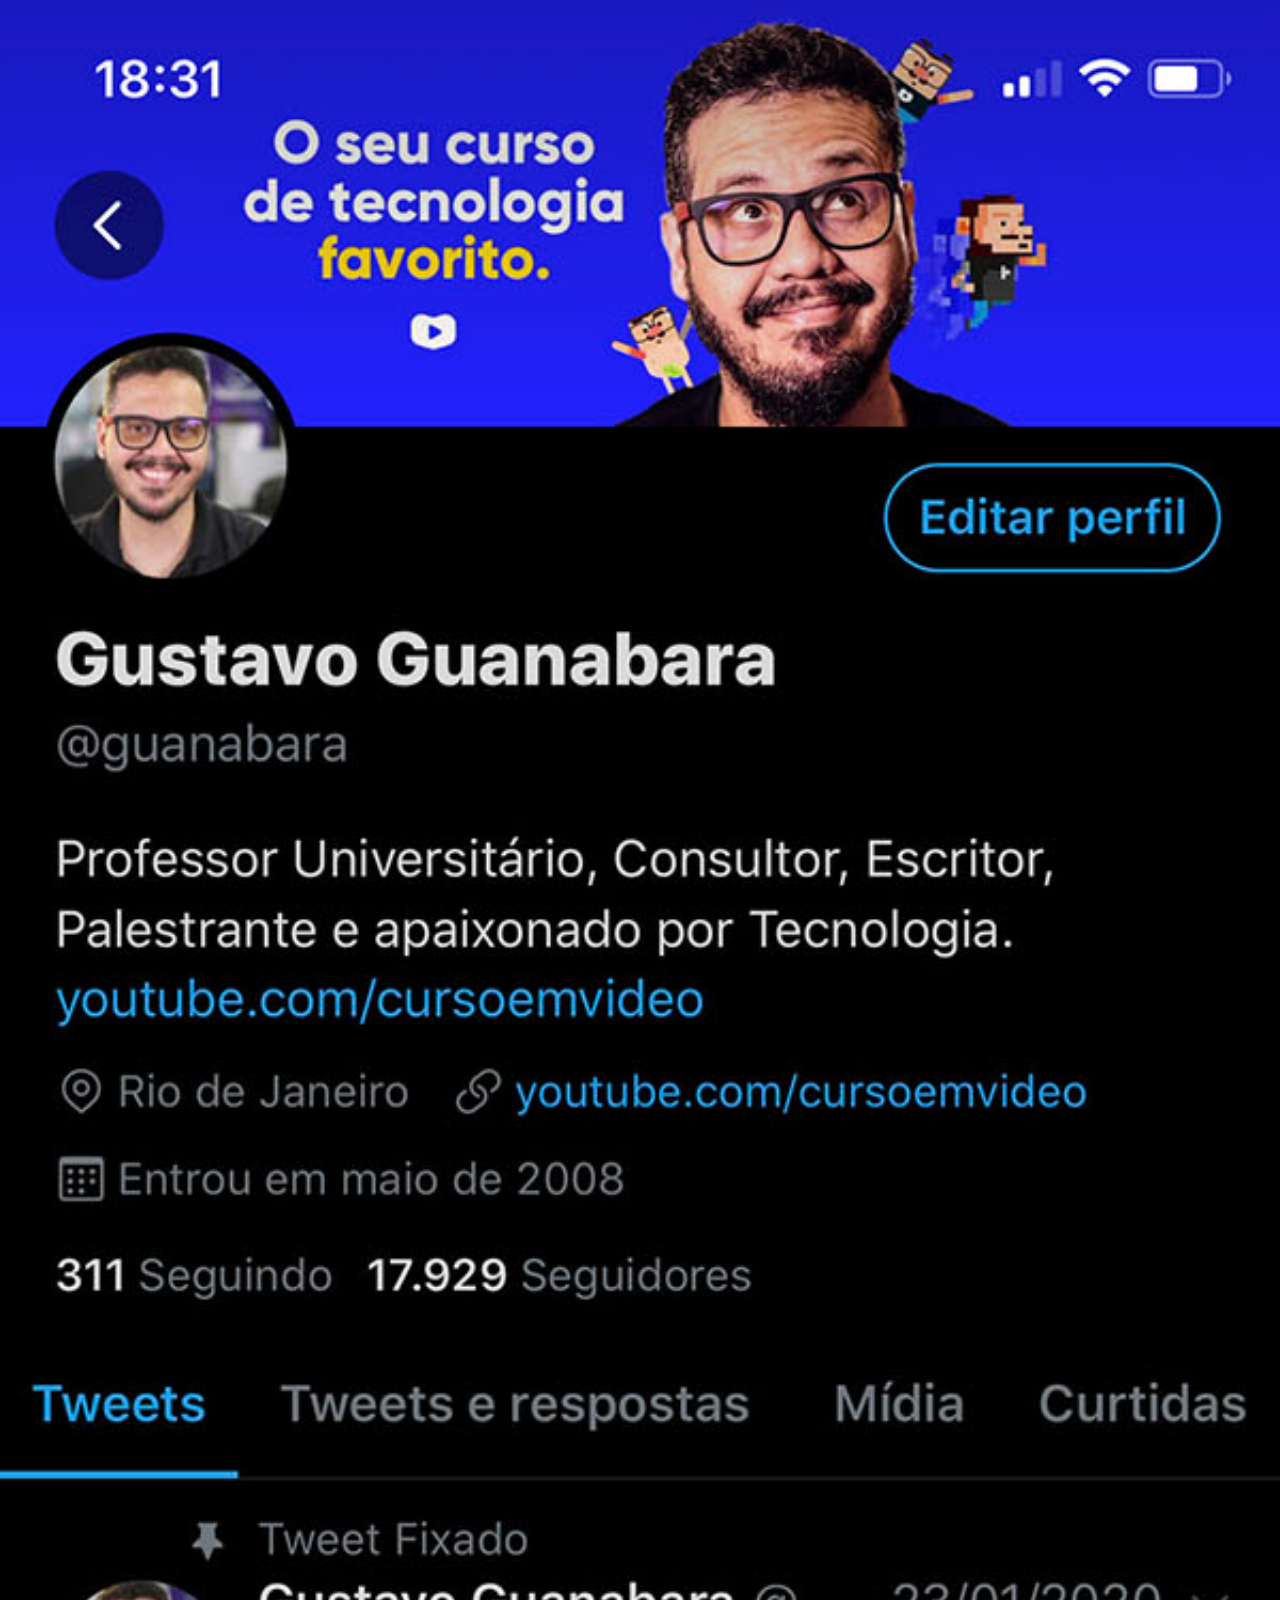
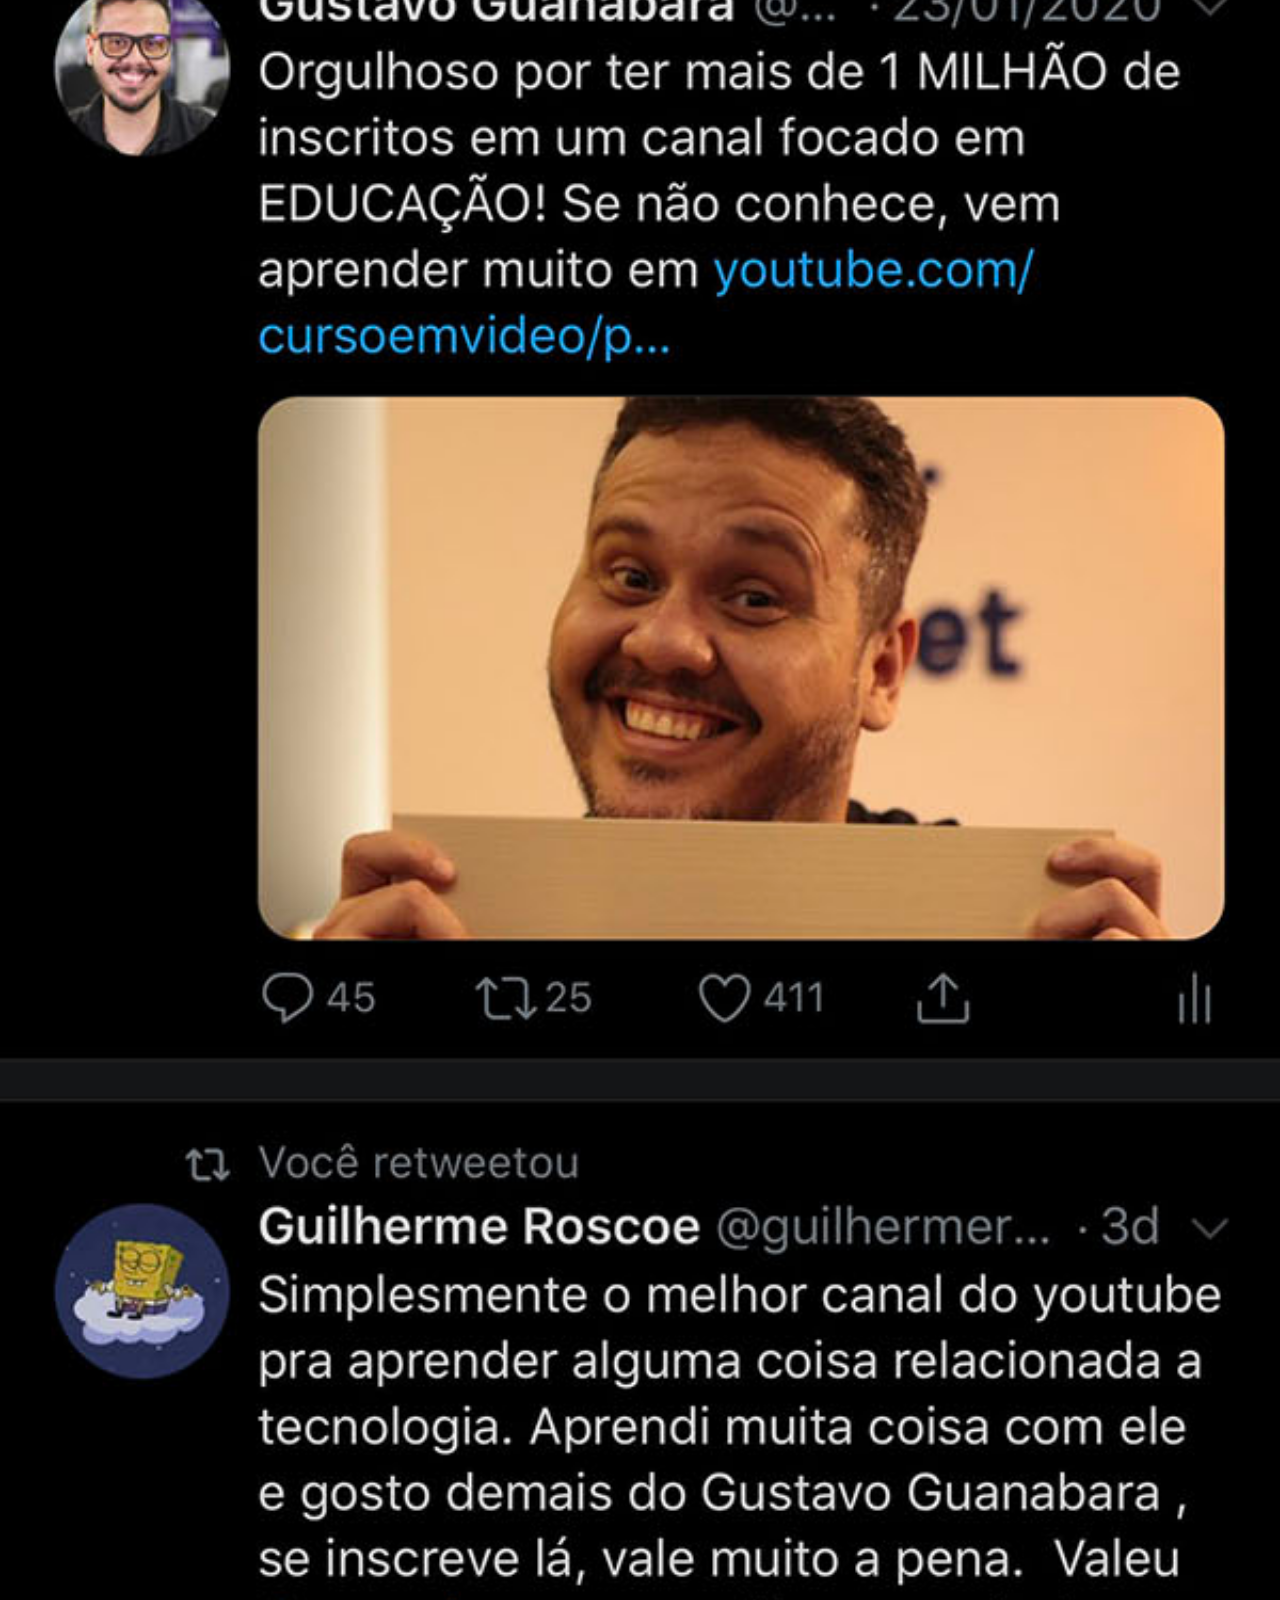
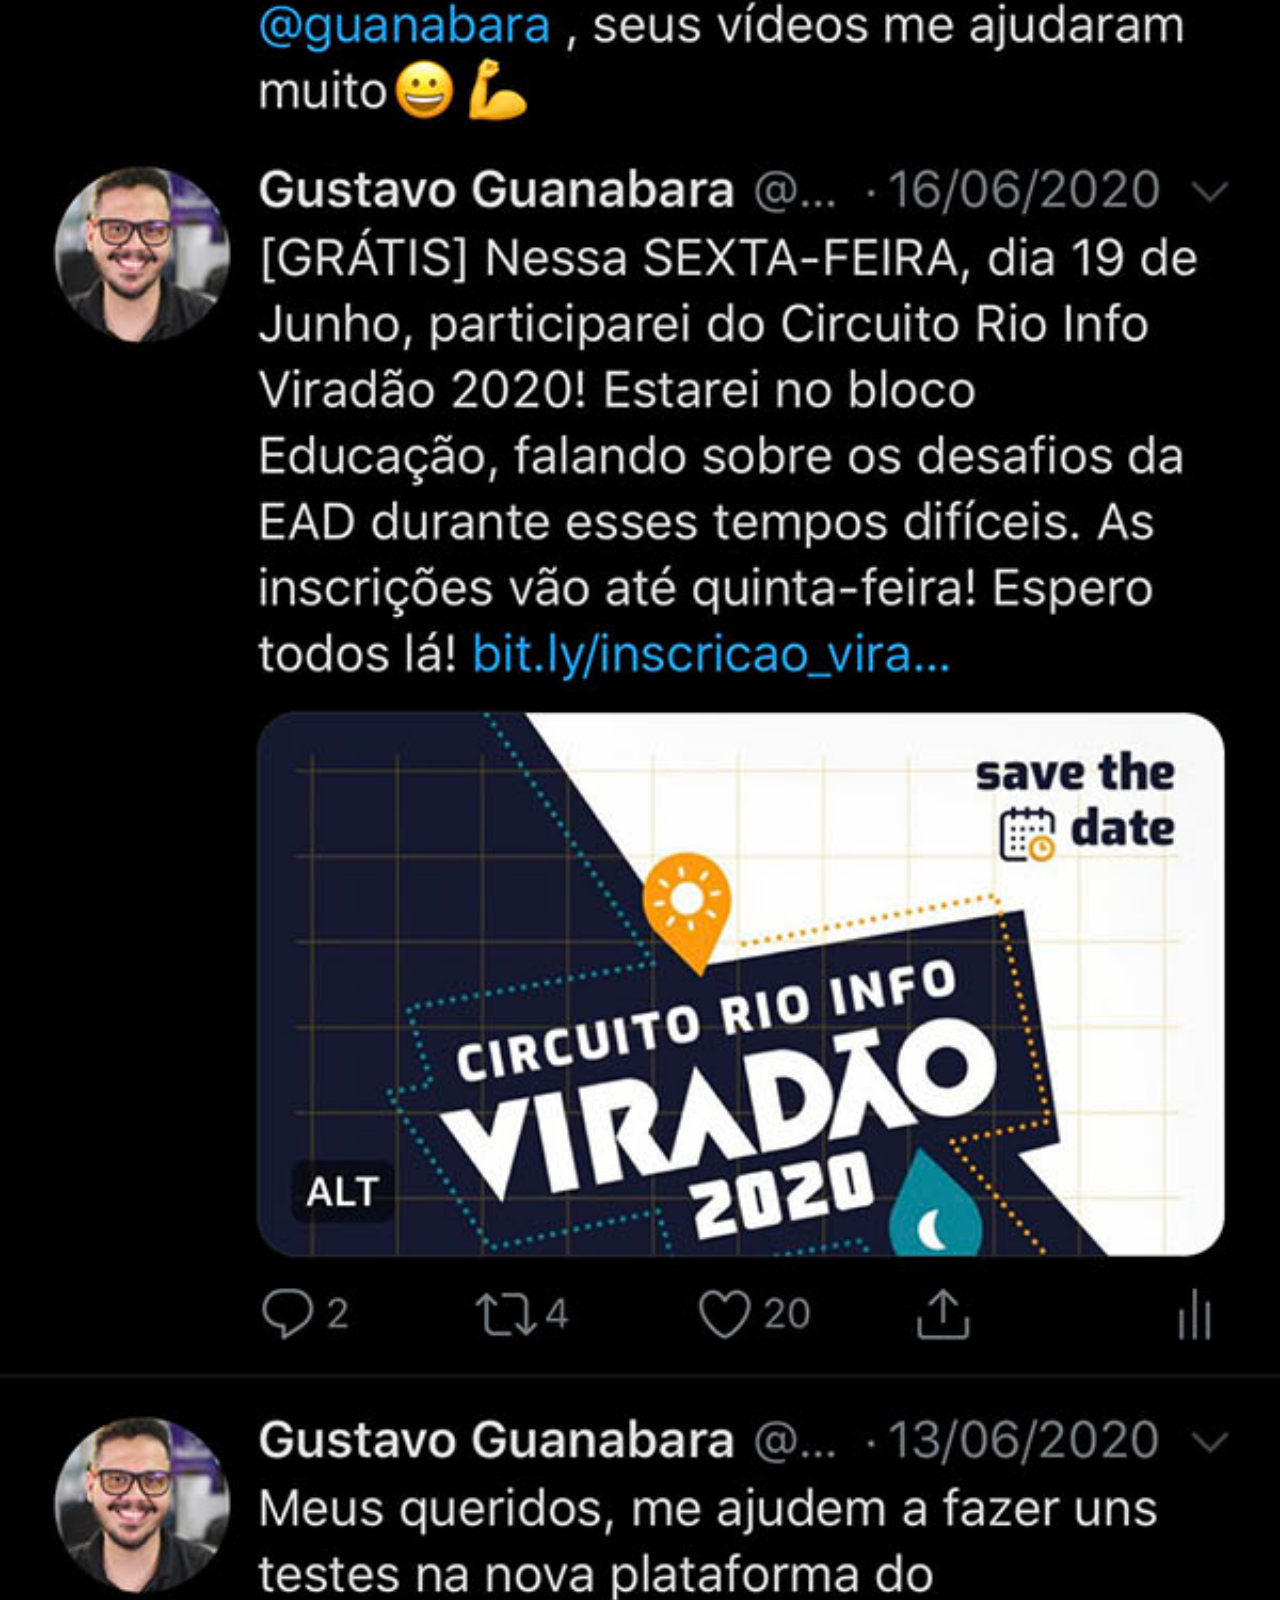
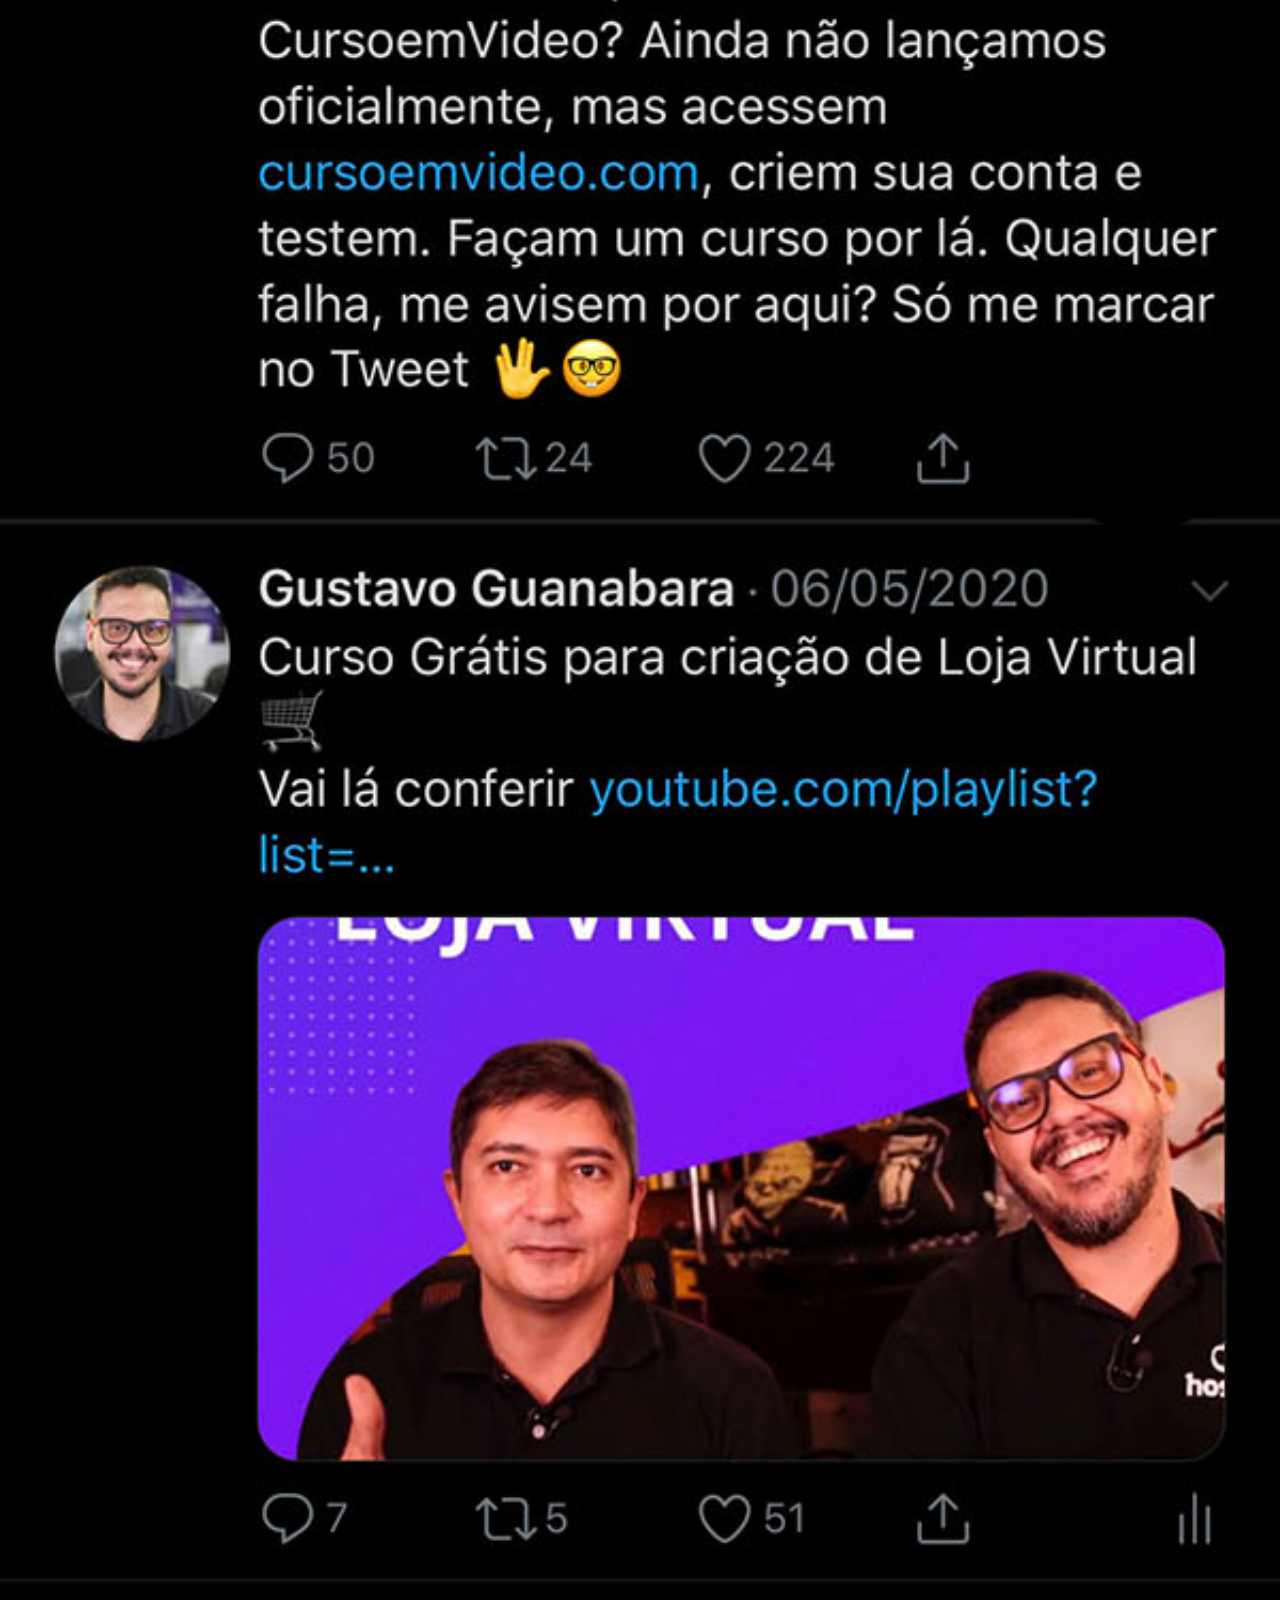
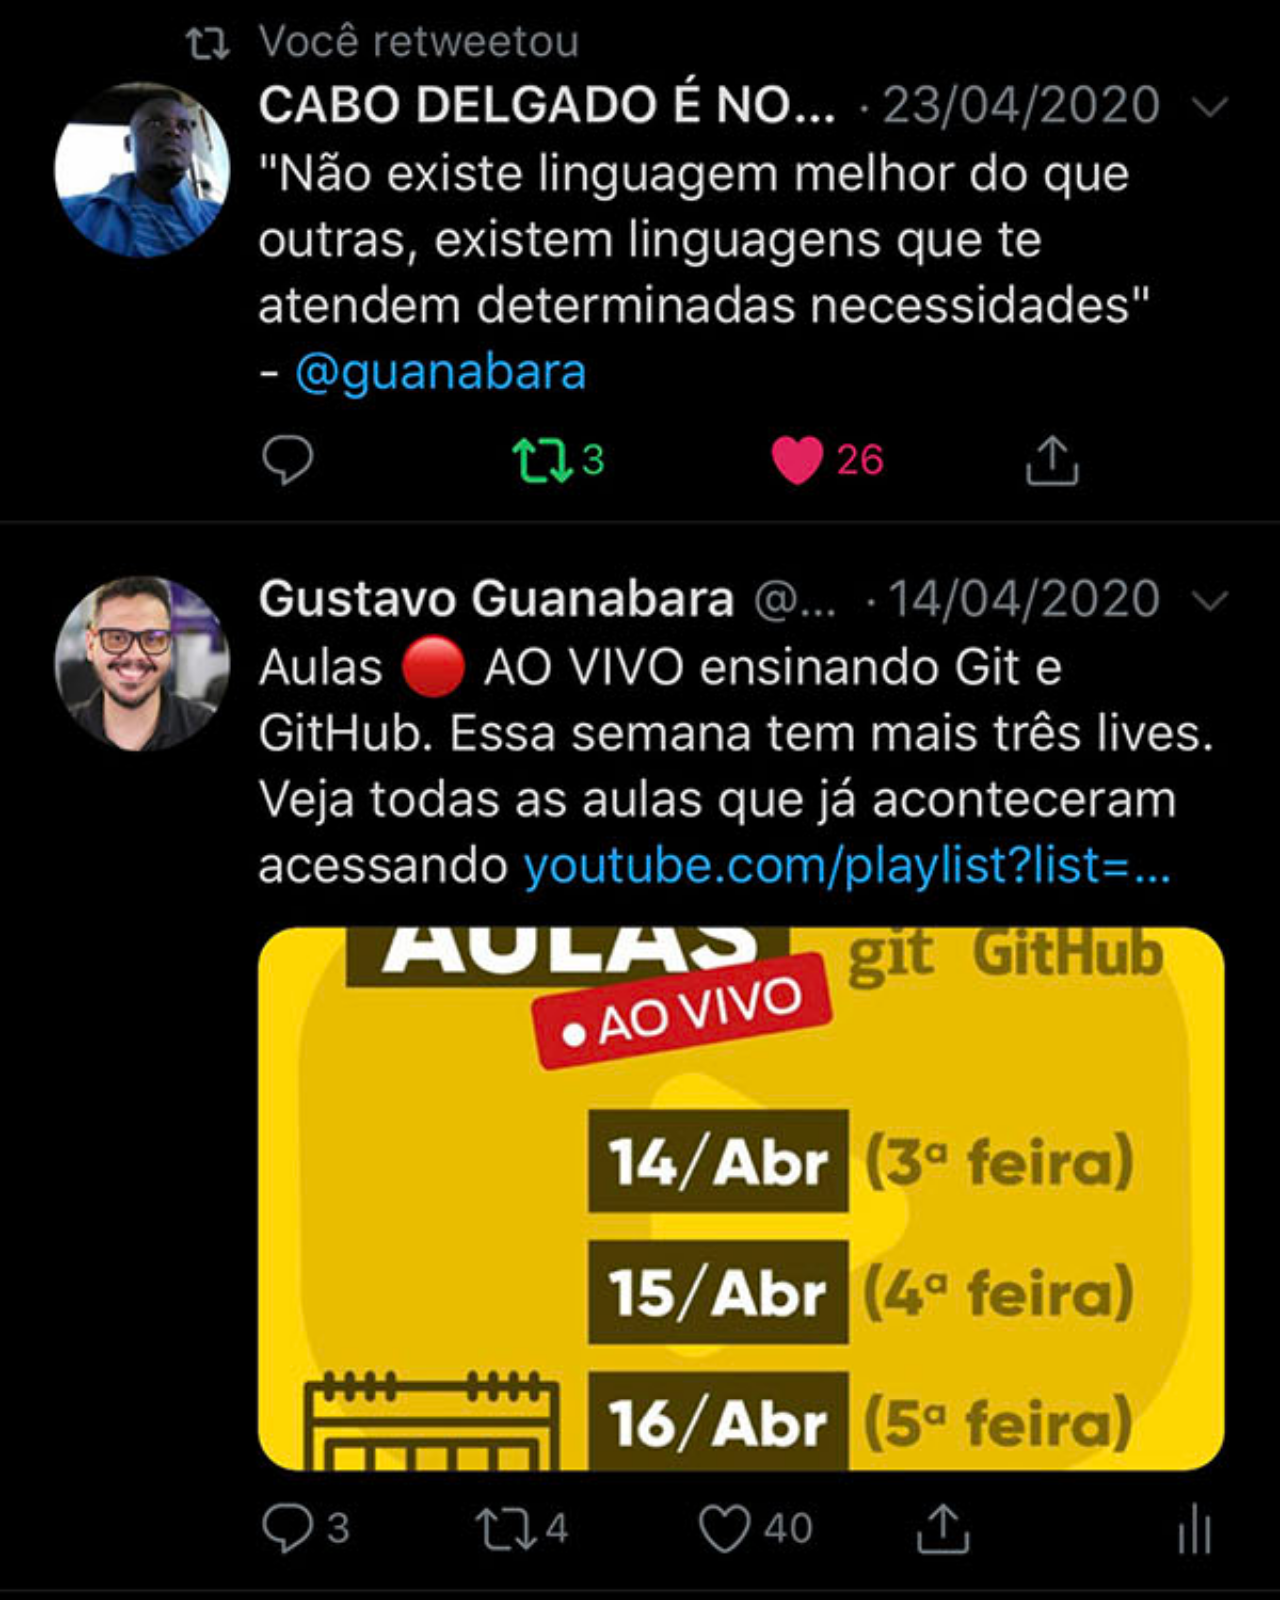
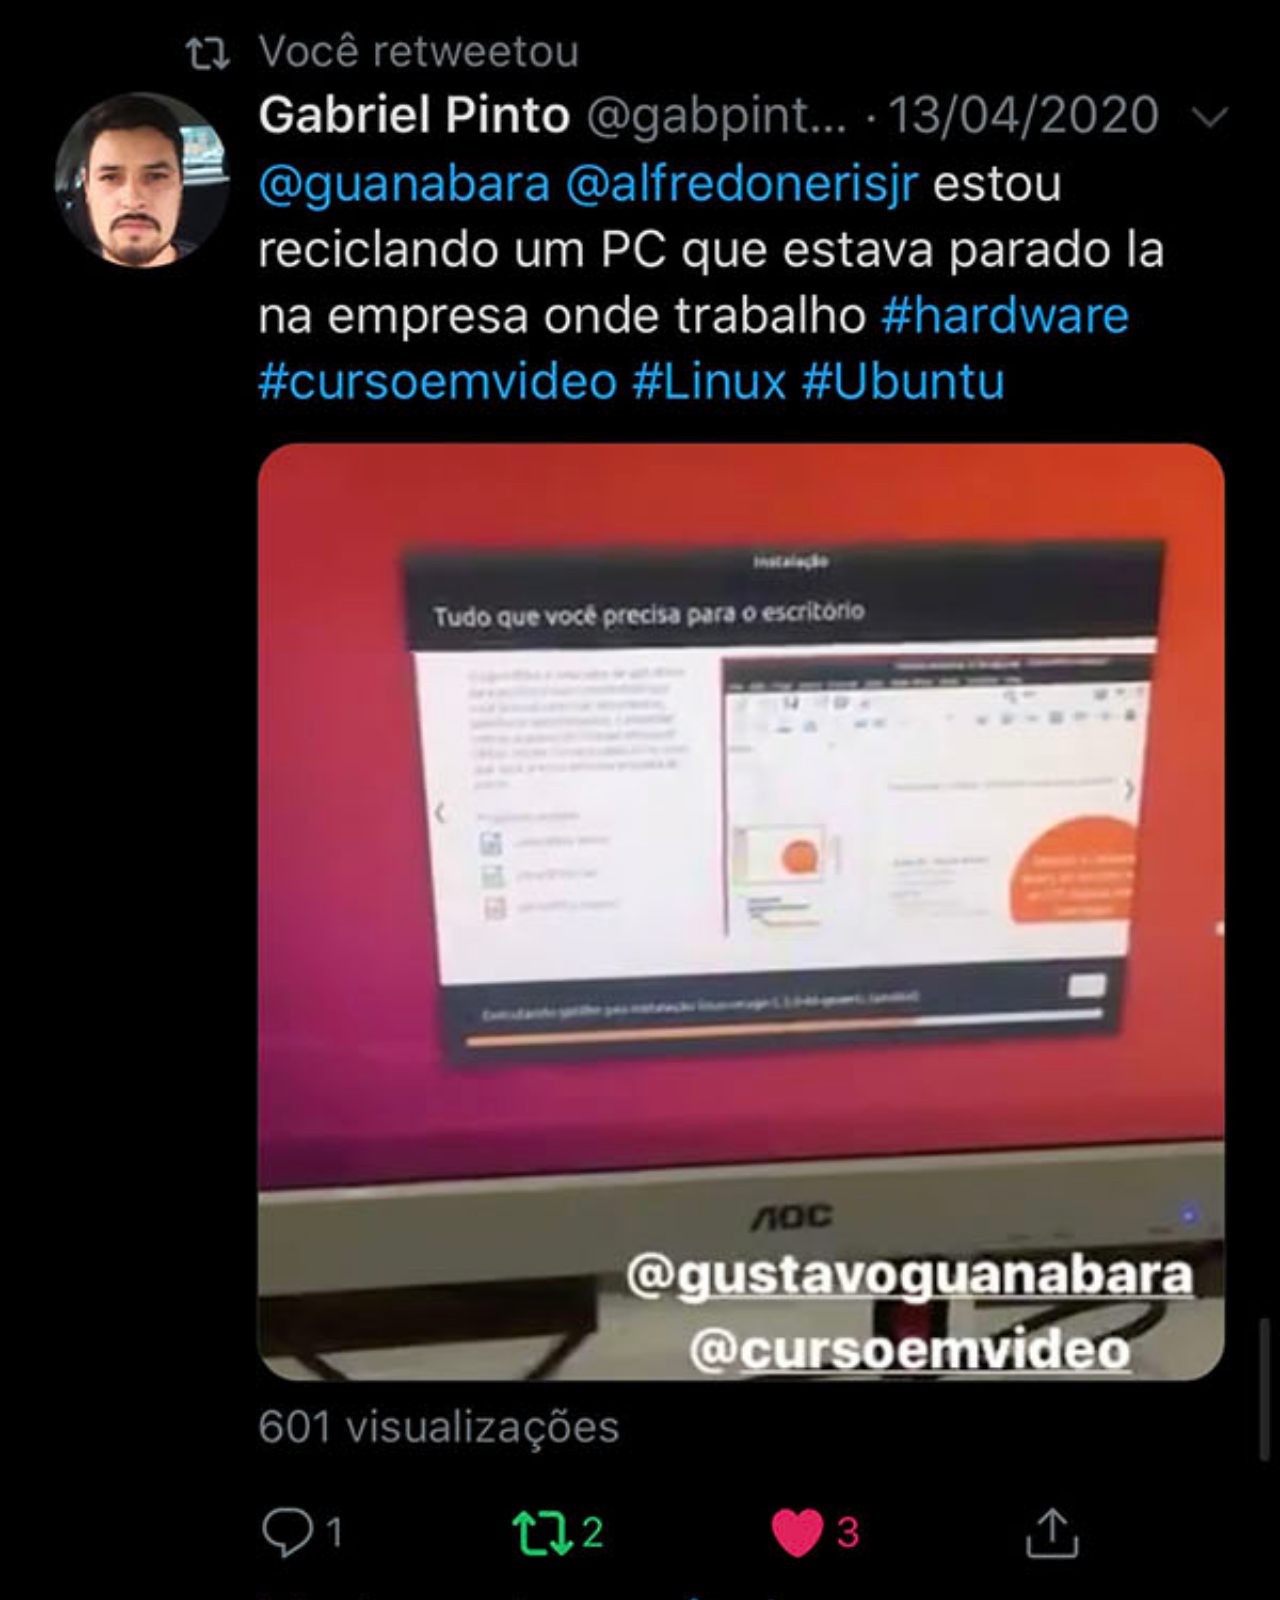
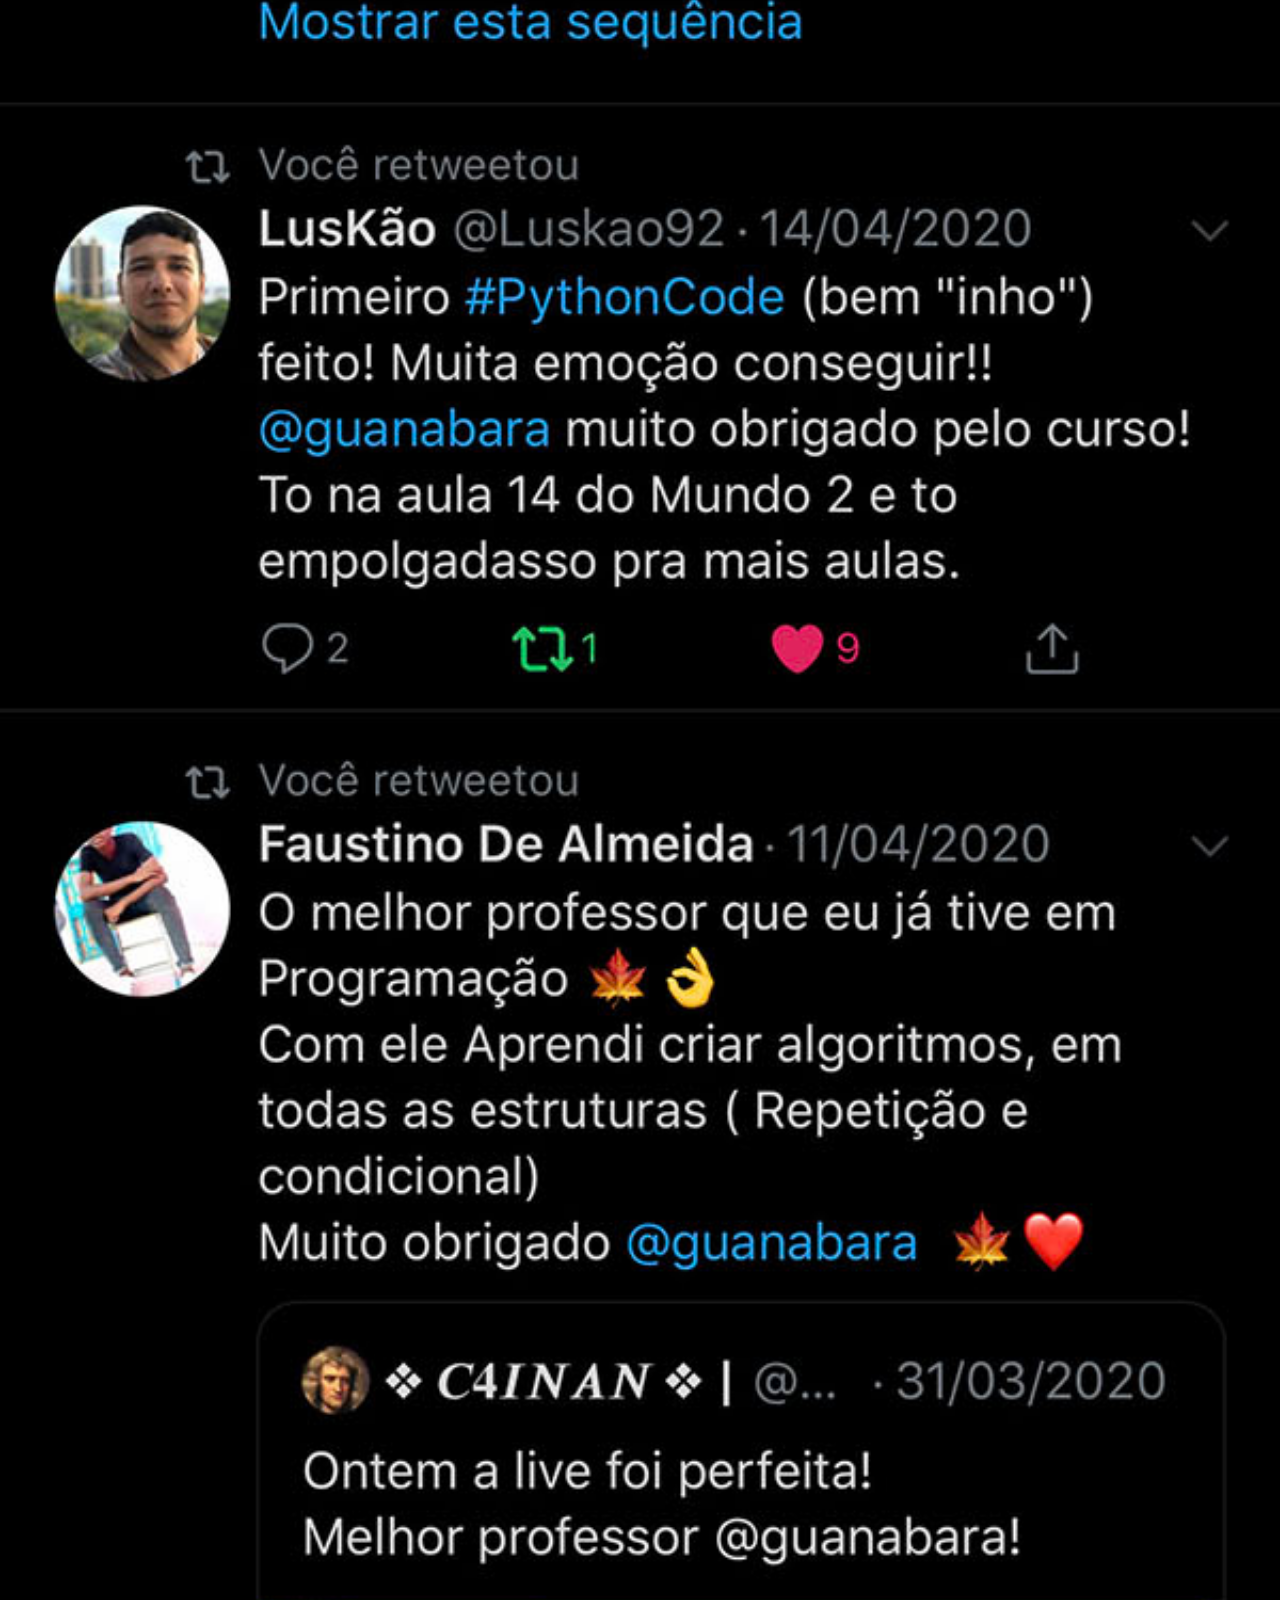
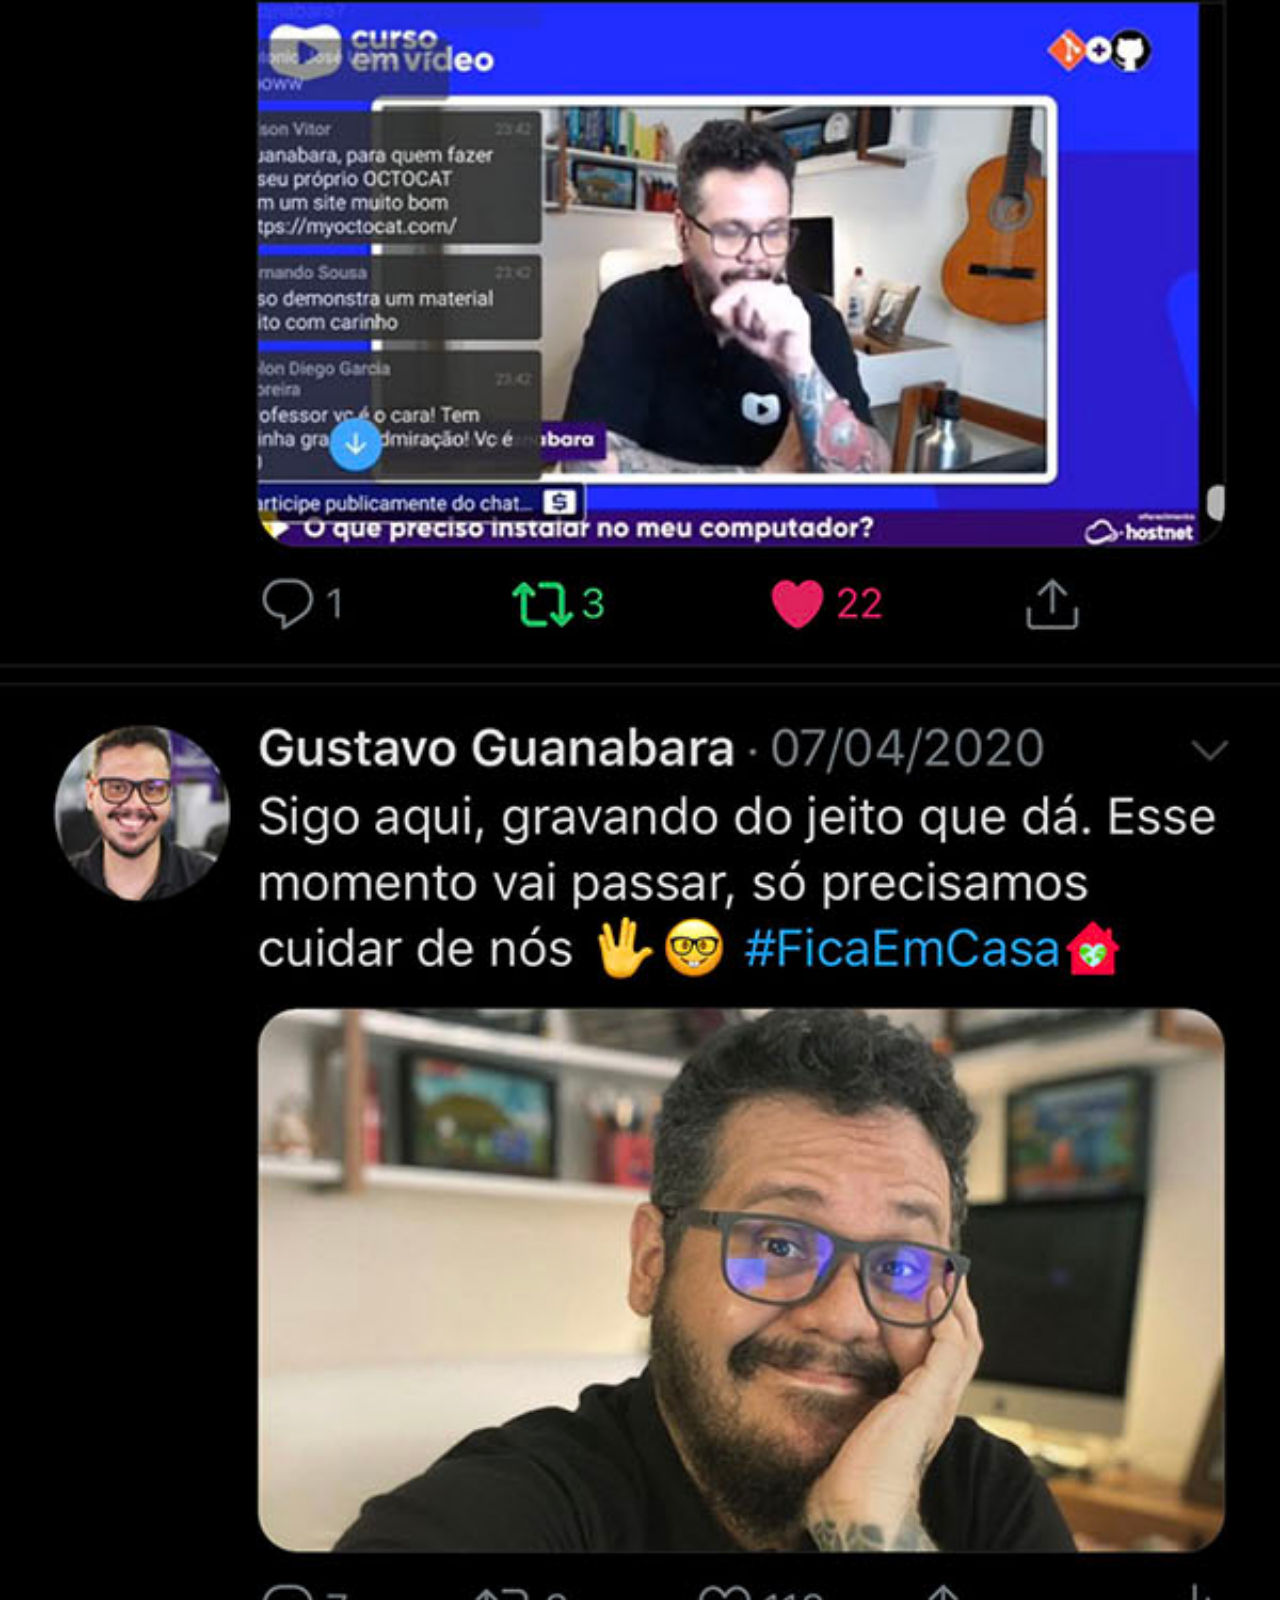
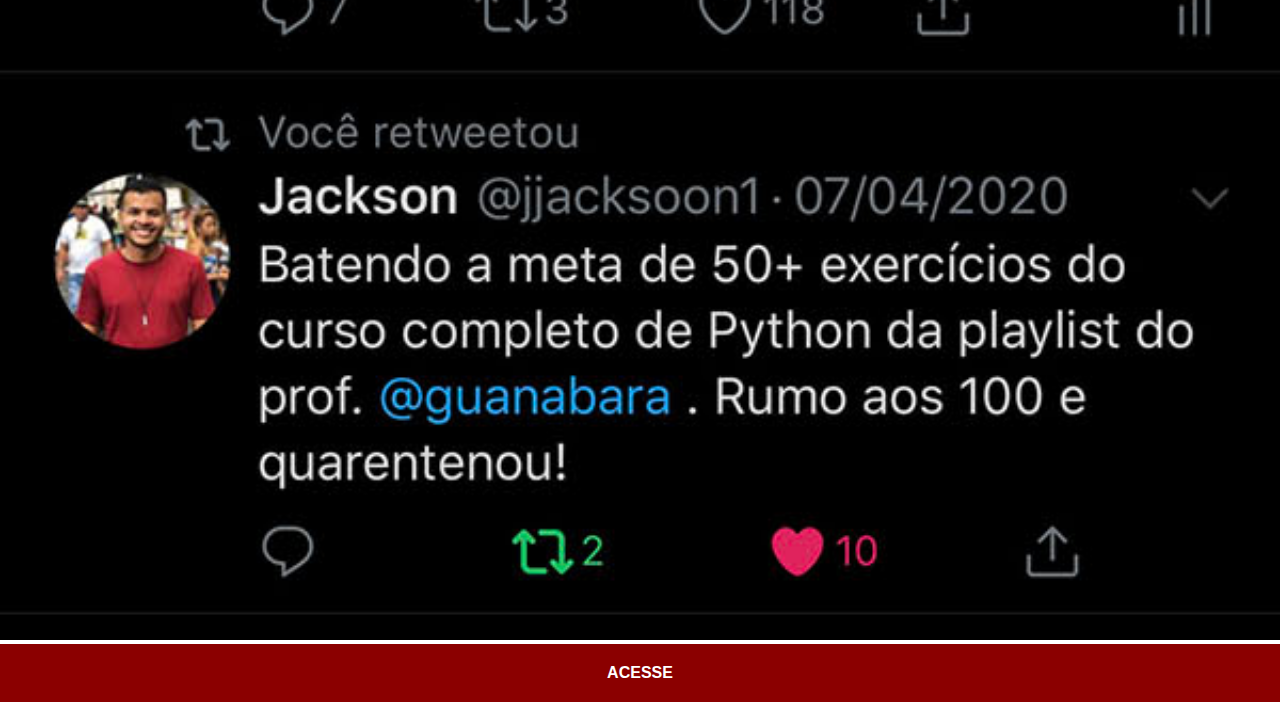
<file: twitter.html>
<!DOCTYPE html>
<html lang="pt-br">
<head>
    <meta charset="UTF-8">
    <meta name="viewport" content="width=device-width, initial-scale=1.0">
    <title>Twitter</title>
    <link rel="stylesheet" href="estilos/social.css">
</head>
<body>
    <img src="imagens/tela-twitter.jpg" alt="Twitter">
    <a href="https://x.com/" target="_blank">ACESSE</a>
</body>
</html>
</file>
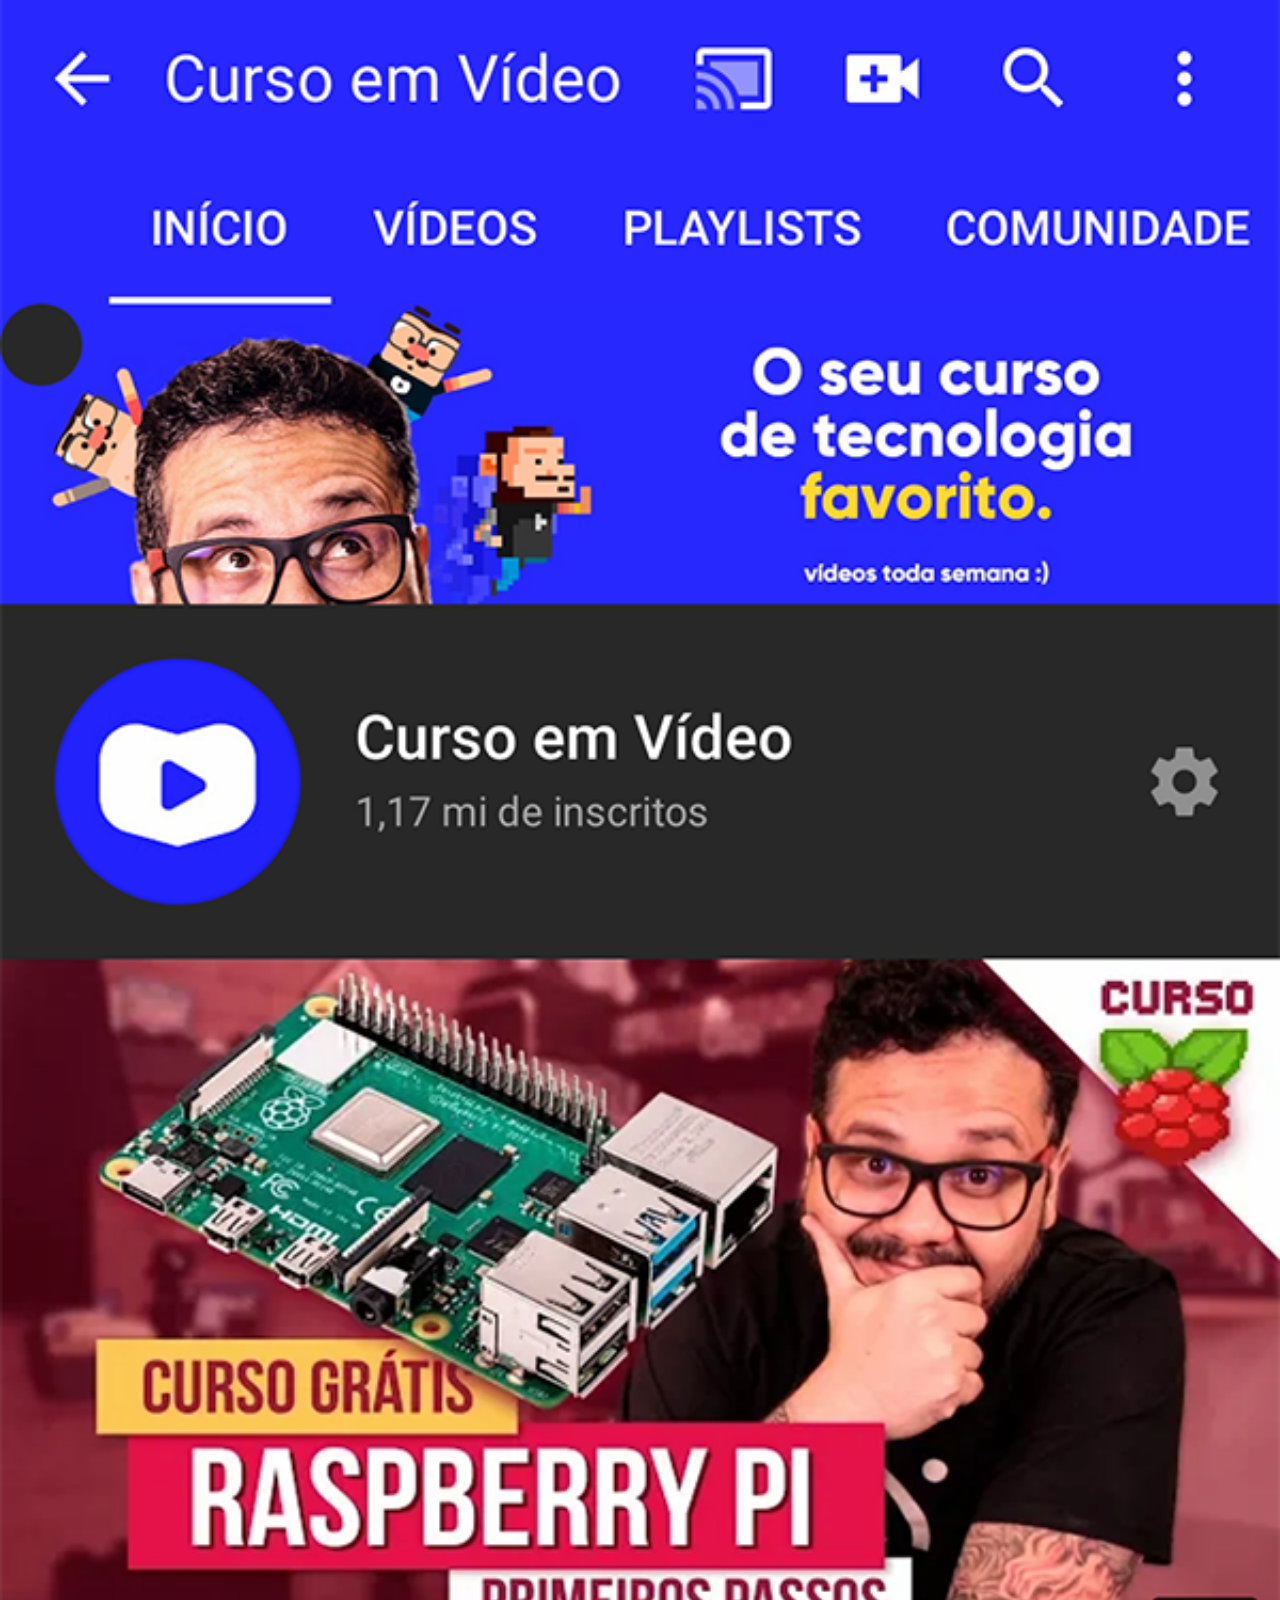
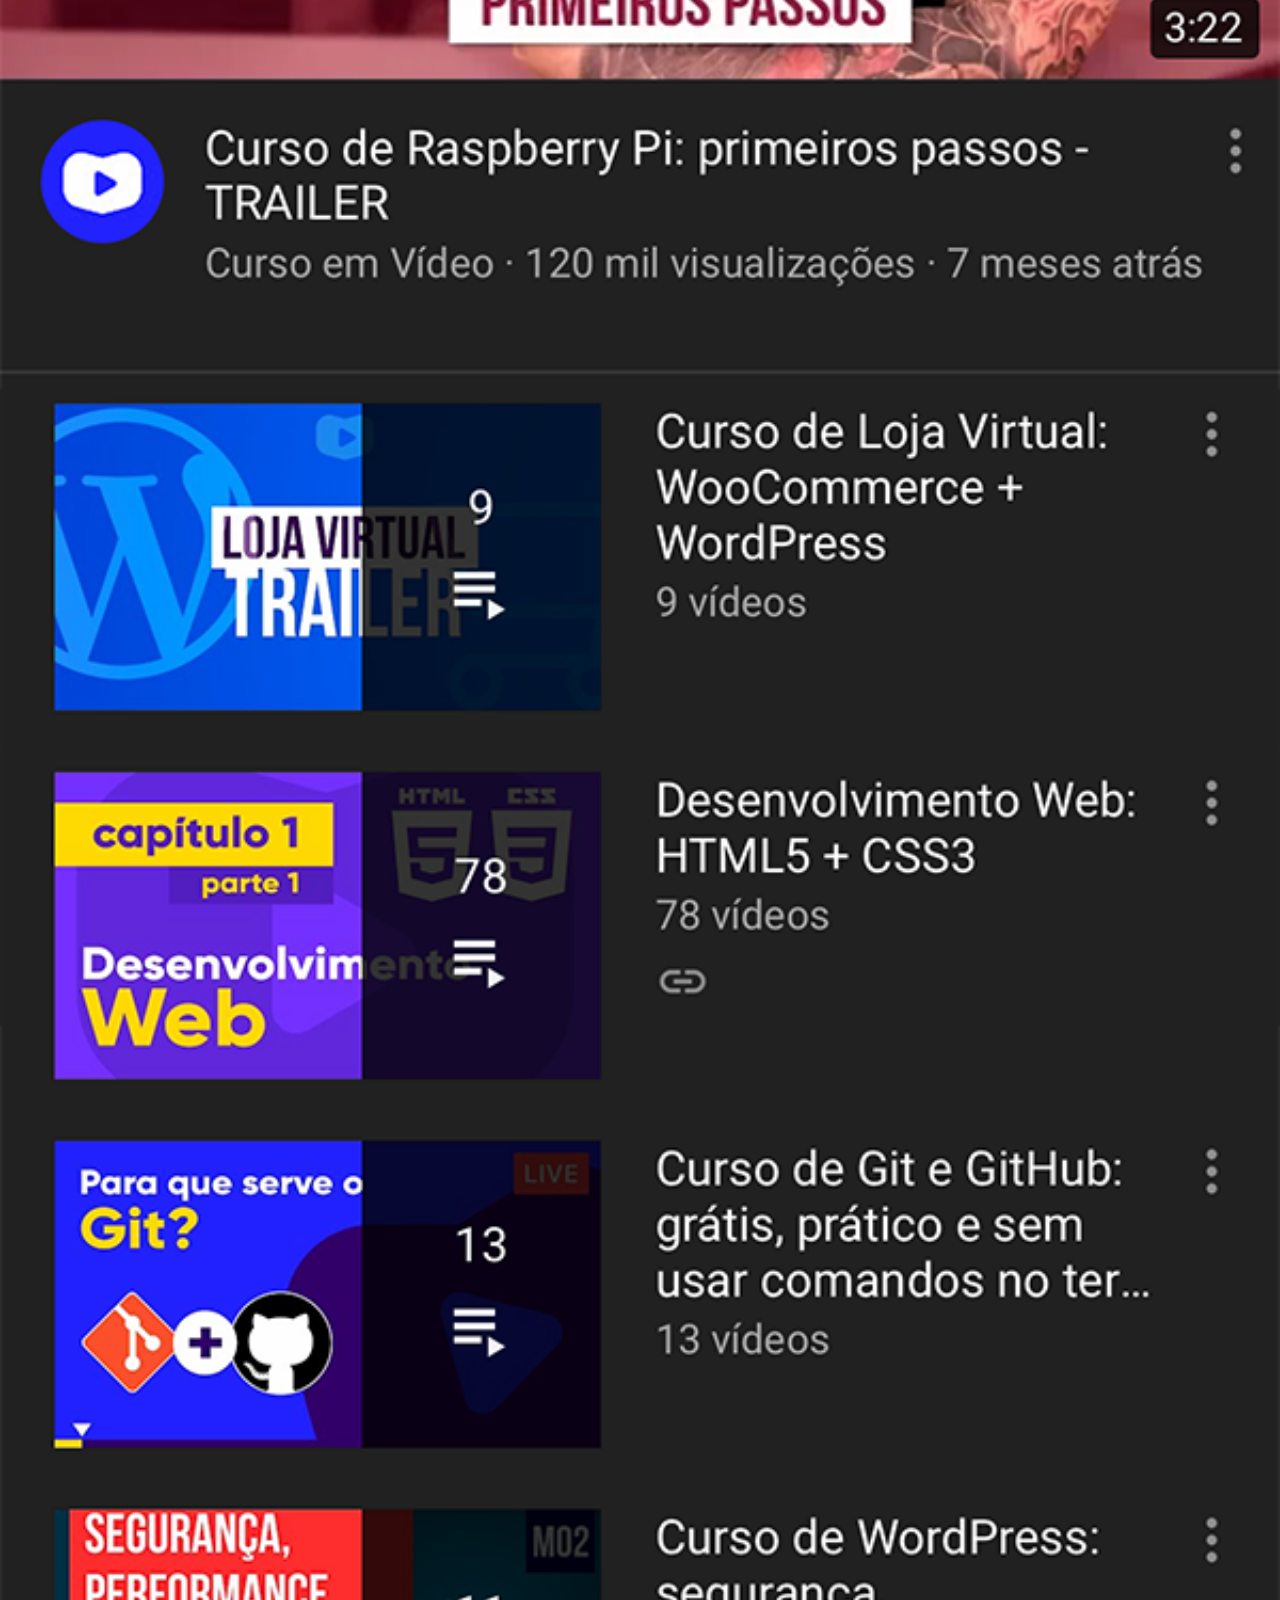
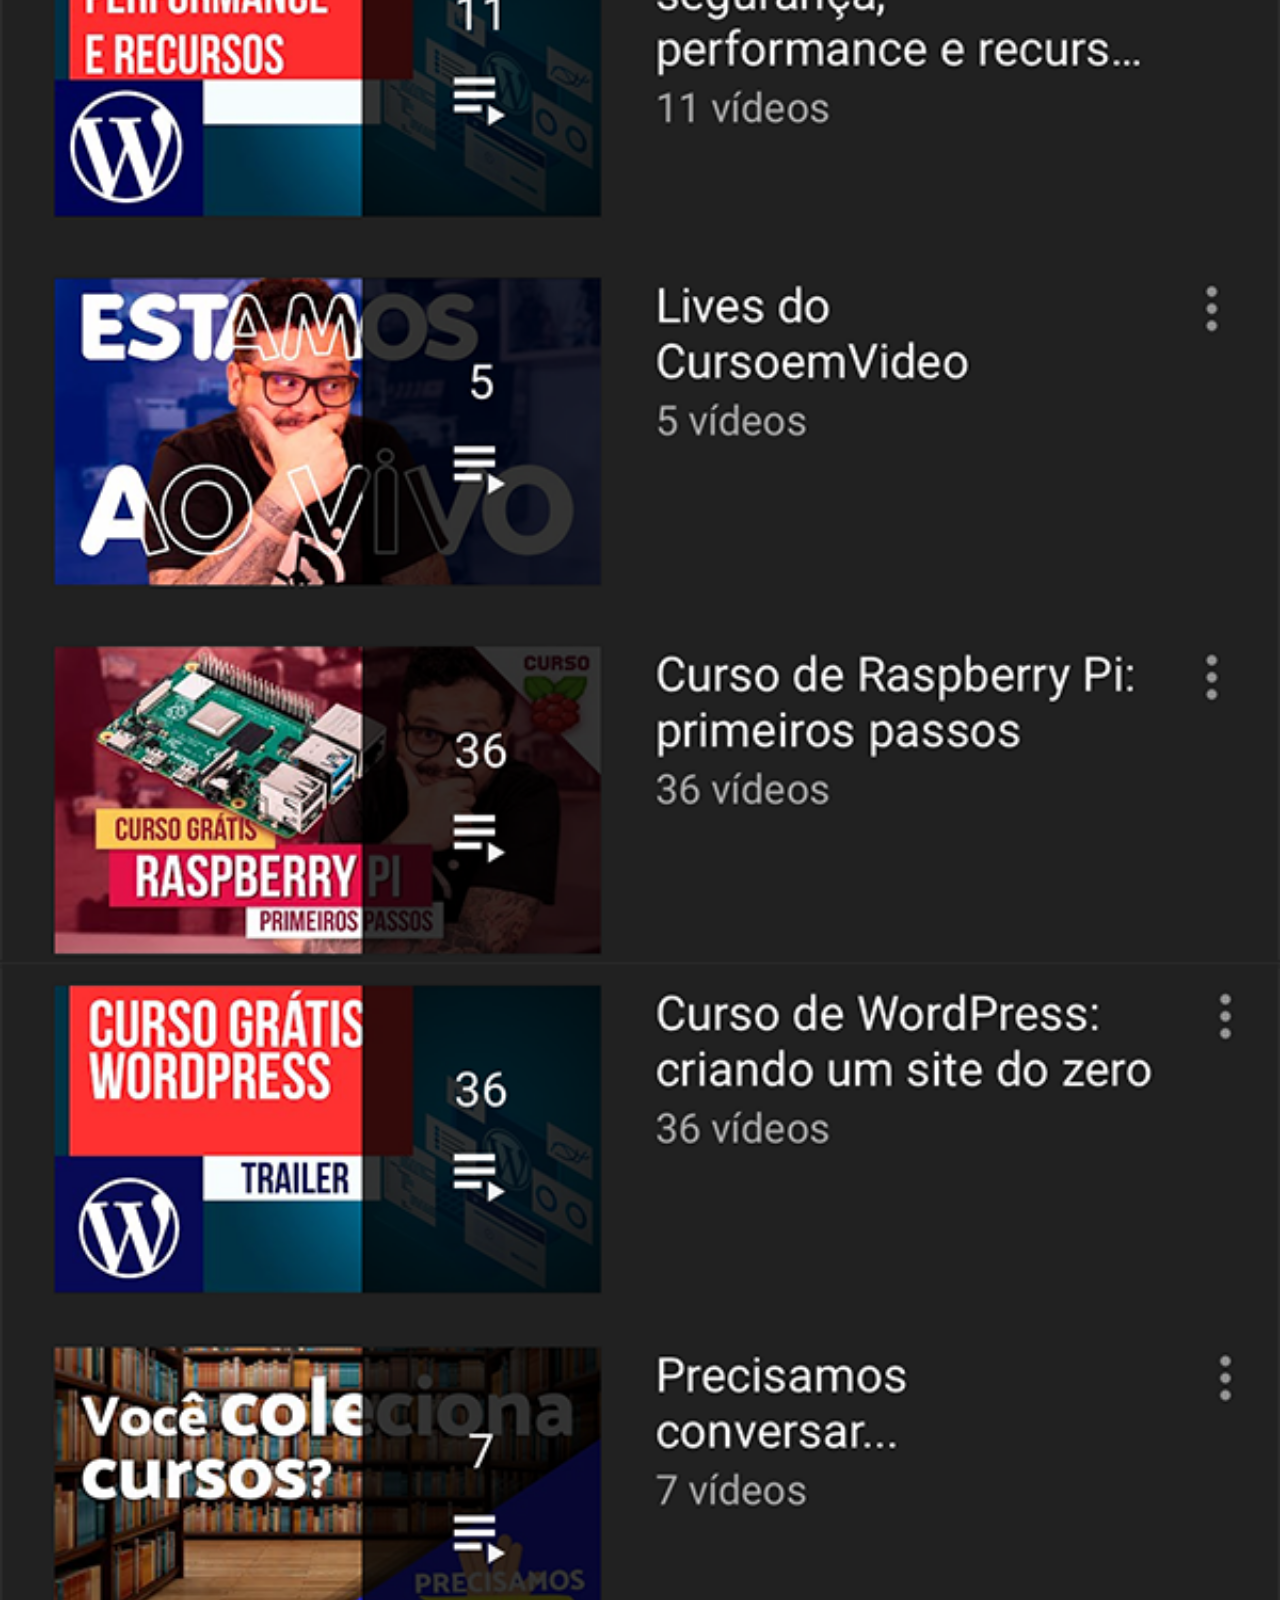
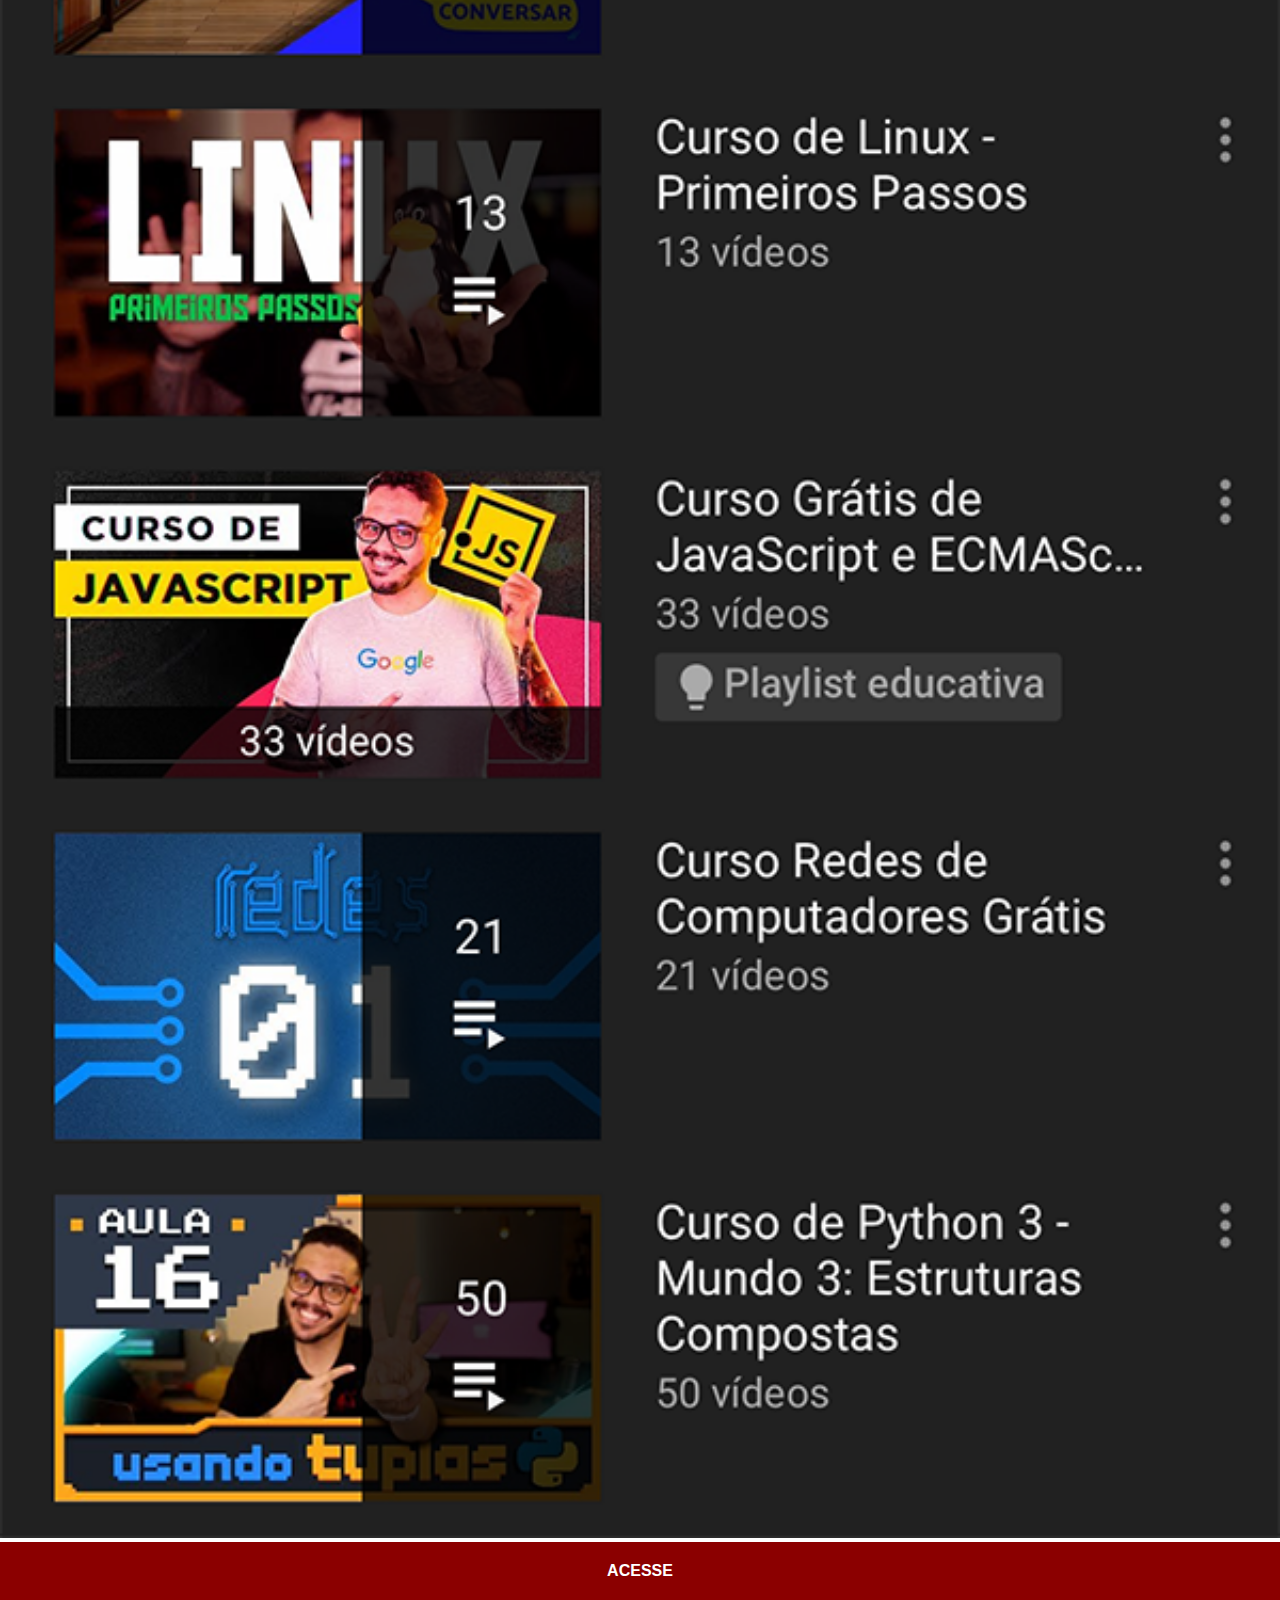
<file: youtube.html>
<!DOCTYPE html>
<html lang="pt-br">
<head>
    <meta charset="UTF-8">
    <meta name="viewport" content="width=device-width, initial-scale=1.0">
    <title>Pagina youtube</title>
    <link rel="stylesheet" href="estilos/social.css">
        <style>
            * {
                margin: 0px;
                padding: 0px;
                font-family: Arial, Helvetica, sans-serif;
            }

            ::-webkit-scrollbar{
                width: 0px;
                height: 0px;
            }

            img {
                width: 100vw;
            }

            a {
                display: block;
                background-color: darkred;
                color: white;
                padding: 20px;
                text-align: center;
                font-weight: bolder;
                text-decoration: none;
            }

            a:hover{
                background-color: red;
            }
        </style>
</head>
<body>
    <img src="imagens/tela-youtube.png" alt="youtube">
    <a href="https://www.youtube.com/@cursoemvideo" target="_blank">ACESSE</a>
</body>
</html>
</file>
<file: estilos/style.css>
@charset "UTF-8";

*{
    margin: 0px;
    padding: 0px;
    font-family: Arial, Helvetica, sans-serif;
}

html, body{
    height: 100vh;
    width: 100vw;
    background-color: black;
}

body{
    background: url('../imagens/fundo-madeira.jpg')no-repeat top center;
    background-size: cover;
    background-attachment: fixed;
}

main{
    position: relative;
    height: 100vh;
}

section#telefone{
    position: absolute;
    top: 50%;
    left: 50%;
    transform: translate(-50%, -50%);

    height: 627px;
    width: 311px;
    background: url('../imagens/frame-iphone.png')no-repeat;
}

iframe#tela{
    position: relative;
    top: 80px;
    left: 22px;
    width: 267px;
    height: 471px;
}

section#redes-sociais{
    text-align: right;
}

section#redes-sociais img {
    width: 50px;
    height: 50px;
    margin: 10px;
    border-radius: 50%;
    box-shadow: 2px 2px 5px rgba(0, 0, 0, 0.400);
    box-sizing: border-box;
}

section#redes-sociais img:hover {
    border: 2px solid rgba(255, 255, 255, 0.600);
    transform: translate(-3px, -3px);
    box-shadow: 5px 5px 10px rgba(0, 0, 0, 0.600);
    transition: transform 0.5s, border 0.3s;
}
</file>
<file: estilos/social.css>
@charset "UTF-8";


* {
    margin: 0px;
    padding: 0px;
    font-family: Arial, Helvetica, sans-serif;
}

::-webkit-scrollbar{
    width: 0px;
    height: 0px;
}

img {
    width: 100vw;
}

a {
    display: block;
    background-color: darkred;
    color: white;
    padding: 20px;
    text-align: center;
    font-weight: bolder;
    text-decoration: none;
}

a:hover{
    background-color: red;
}
</file>
